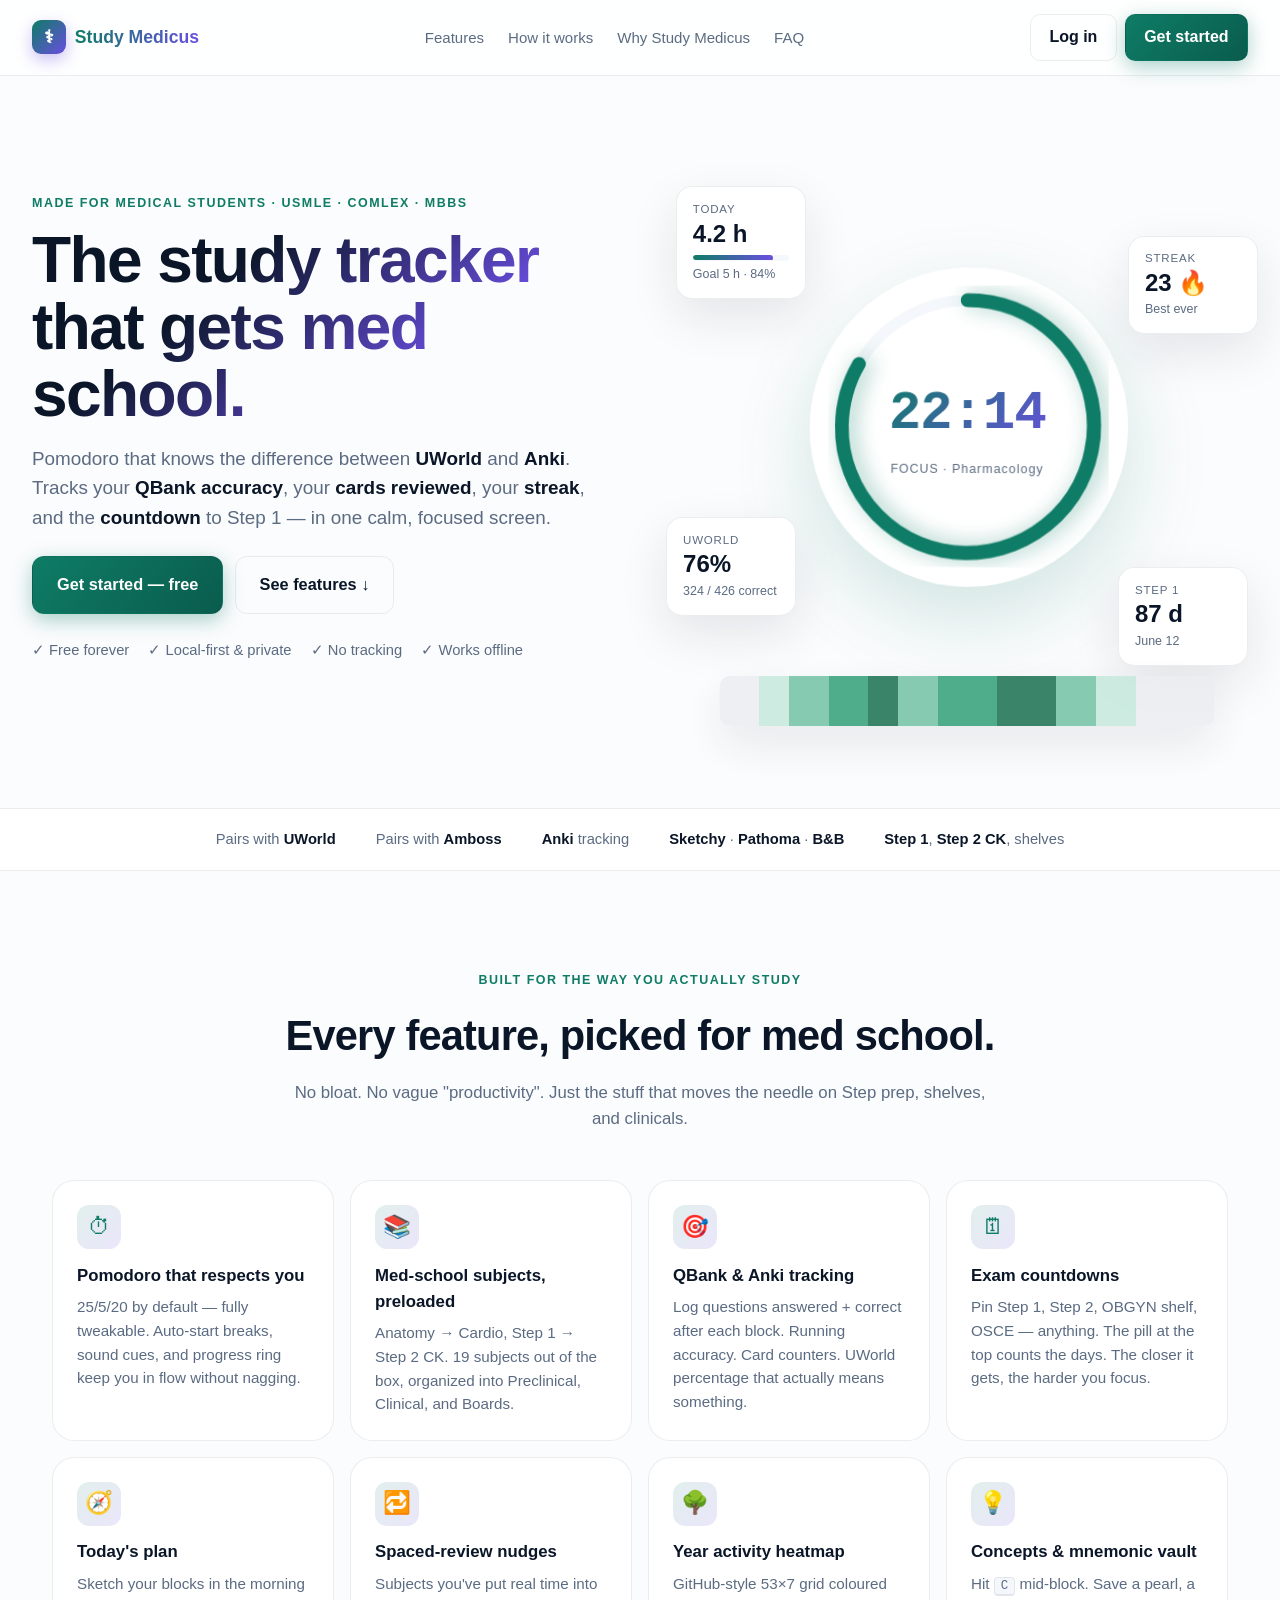
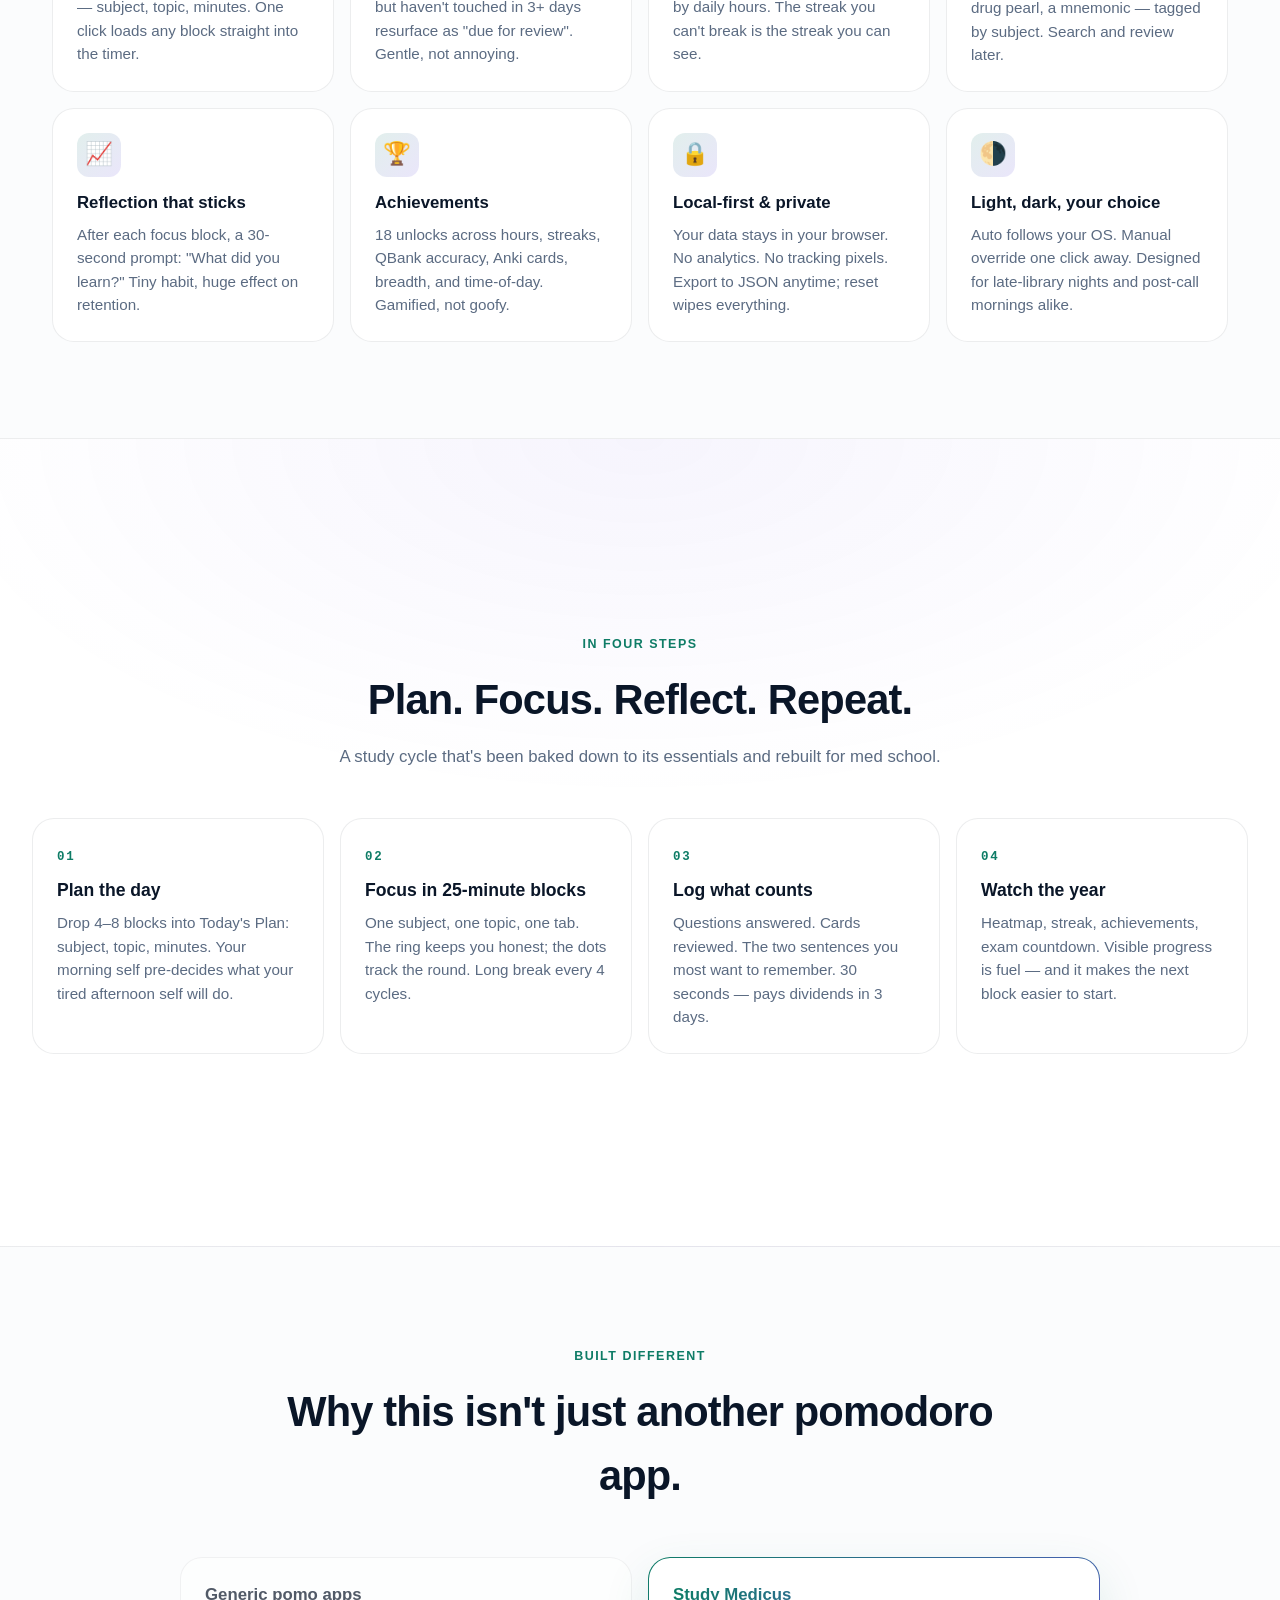
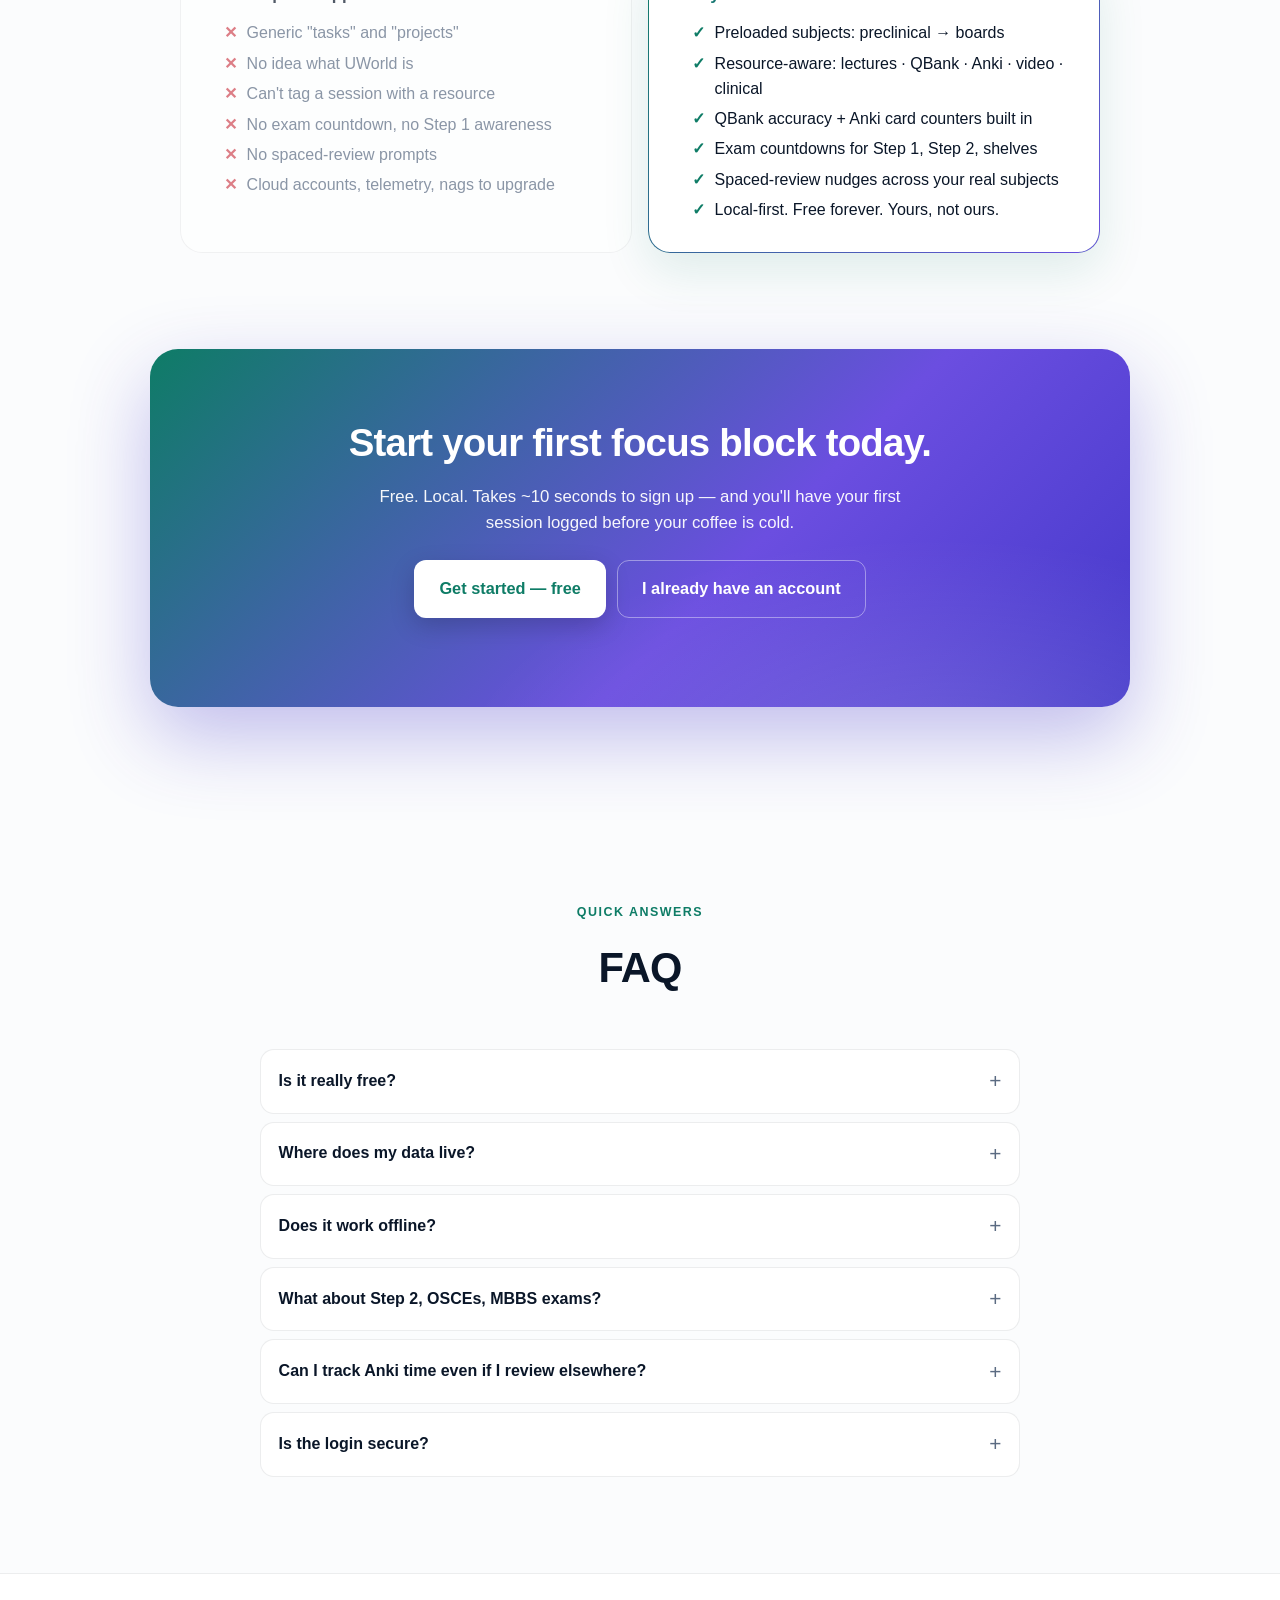
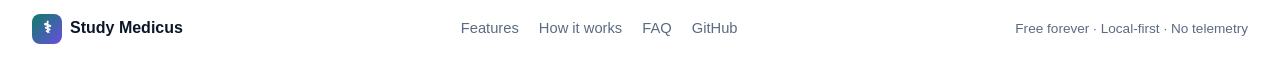
<file: index.html>
<!DOCTYPE html>
<html lang="en">
<head>
  <meta charset="UTF-8" />
  <meta name="viewport" content="width=device-width, initial-scale=1.0" />
  <title>Study Medicus — The study tracker built for medical students</title>
  <meta name="description" content="Pomodoro timer + QBank &amp; Anki tracker + spaced repetition + year heatmap + exam countdowns. Built for medical students. Free, local-first, private." />
  <link rel="stylesheet" href="landing.css" />
  <link rel="icon" href="data:image/svg+xml,%3Csvg xmlns='http://www.w3.org/2000/svg' viewBox='0 0 100 100'%3E%3Ctext y='.9em' font-size='90'%3E%E2%9A%95%EF%B8%8F%3C/text%3E%3C/svg%3E" />
</head>
<body>

  <!-- Sticky nav -->
  <nav class="nav">
    <a href="#top" class="brand">
      <span class="logo">⚕</span>
      <span class="brand-name">Study Medicus</span>
    </a>
    <div class="nav-links">
      <a href="#features">Features</a>
      <a href="#how">How it works</a>
      <a href="#why">Why Study Medicus</a>
      <a href="#faq">FAQ</a>
    </div>
    <div class="nav-cta">
      <button class="btn btn-ghost" data-auth="open" data-tab="login">Log in</button>
      <button class="btn btn-primary" data-auth="open" data-tab="signup">Get started</button>
    </div>
  </nav>

  <!-- Hero -->
  <header class="hero" id="top">
    <div class="hero-bg" aria-hidden="true">
      <div class="blob blob-a"></div>
      <div class="blob blob-b"></div>
      <div class="blob blob-c"></div>
    </div>

    <div class="hero-inner">
      <div class="hero-copy">
        <span class="eyebrow">Made for medical students · USMLE · COMLEX · MBBS</span>
        <h1>The study tracker<br/>that gets med school.</h1>
        <p class="lede">
          Pomodoro that knows the difference between <strong>UWorld</strong> and
          <strong>Anki</strong>. Tracks your <strong>QBank accuracy</strong>, your
          <strong>cards reviewed</strong>, your <strong>streak</strong>, and the
          <strong>countdown</strong> to Step&nbsp;1 — in one calm, focused screen.
        </p>

        <div id="welcomeBack" class="welcome-back" hidden>
          Welcome back, <strong data-name></strong> — your sessions are waiting.
        </div>

        <div class="cta-row">
          <button class="btn btn-primary btn-lg" data-auth="open" data-tab="signup">Get started — free</button>
          <a href="#features" class="btn btn-ghost btn-lg">See features ↓</a>
        </div>

        <ul class="trust-list">
          <li>✓ Free forever</li>
          <li>✓ Local-first &amp; private</li>
          <li>✓ No tracking</li>
          <li>✓ Works offline</li>
        </ul>
      </div>

      <!-- Stylized app preview (pure CSS) -->
      <div class="hero-art" aria-hidden="true">
        <div class="art-ring">
          <svg viewBox="0 0 200 200">
            <circle cx="100" cy="100" r="90" class="ring-bg" />
            <circle cx="100" cy="100" r="90" class="ring-fg" />
          </svg>
          <div class="art-time">
            <div class="t">22:14</div>
            <div class="l">FOCUS · Pharmacology</div>
          </div>
        </div>
        <div class="art-card art-card-1">
          <div class="ac-label">Today</div>
          <div class="ac-value">4.2 h</div>
          <div class="ac-bar"><span style="width:84%"></span></div>
          <div class="ac-sub">Goal 5 h · 84%</div>
        </div>
        <div class="art-card art-card-2">
          <div class="ac-label">Streak</div>
          <div class="ac-value">23 🔥</div>
          <div class="ac-sub">Best ever</div>
        </div>
        <div class="art-card art-card-3">
          <div class="ac-label">UWorld</div>
          <div class="ac-value">76%</div>
          <div class="ac-sub">324 / 426 correct</div>
        </div>
        <div class="art-card art-card-4">
          <div class="ac-label">Step 1</div>
          <div class="ac-value">87 d</div>
          <div class="ac-sub">June 12</div>
        </div>
        <div class="art-heatmap" aria-hidden="true"></div>
      </div>
    </div>
  </header>

  <!-- Logo strip / value bar -->
  <section class="strip">
    <div class="strip-inner">
      <span class="strip-item">Pairs with <strong>UWorld</strong></span>
      <span class="strip-item">Pairs with <strong>Amboss</strong></span>
      <span class="strip-item"><strong>Anki</strong> tracking</span>
      <span class="strip-item"><strong>Sketchy</strong> · <strong>Pathoma</strong> · <strong>B&amp;B</strong></span>
      <span class="strip-item"><strong>Step 1</strong>, <strong>Step 2 CK</strong>, shelves</span>
    </div>
  </section>

  <!-- Features -->
  <section class="section" id="features">
    <div class="section-head">
      <span class="eyebrow">Built for the way you actually study</span>
      <h2>Every feature, picked for med school.</h2>
      <p class="section-sub">No bloat. No vague "productivity". Just the stuff that moves the needle on Step prep, shelves, and clinicals.</p>
    </div>

    <div class="features-grid">
      <article class="feature">
        <div class="f-icon">⏱</div>
        <h3>Pomodoro that respects you</h3>
        <p>25/5/20 by default — fully tweakable. Auto-start breaks, sound cues, and progress ring keep you in flow without nagging.</p>
      </article>
      <article class="feature">
        <div class="f-icon">📚</div>
        <h3>Med-school subjects, preloaded</h3>
        <p>Anatomy → Cardio, Step 1 → Step 2 CK. 19 subjects out of the box, organized into Preclinical, Clinical, and Boards.</p>
      </article>
      <article class="feature">
        <div class="f-icon">🎯</div>
        <h3>QBank &amp; Anki tracking</h3>
        <p>Log questions answered + correct after each block. Running accuracy. Card counters. UWorld percentage that actually means something.</p>
      </article>
      <article class="feature">
        <div class="f-icon">🗓</div>
        <h3>Exam countdowns</h3>
        <p>Pin Step 1, Step 2, OBGYN shelf, OSCE — anything. The pill at the top counts the days. The closer it gets, the harder you focus.</p>
      </article>
      <article class="feature">
        <div class="f-icon">🧭</div>
        <h3>Today's plan</h3>
        <p>Sketch your blocks in the morning — subject, topic, minutes. One click loads any block straight into the timer.</p>
      </article>
      <article class="feature">
        <div class="f-icon">🔁</div>
        <h3>Spaced-review nudges</h3>
        <p>Subjects you've put real time into but haven't touched in 3+ days resurface as "due for review". Gentle, not annoying.</p>
      </article>
      <article class="feature">
        <div class="f-icon">🌳</div>
        <h3>Year activity heatmap</h3>
        <p>GitHub-style 53×7 grid coloured by daily hours. The streak you can't break is the streak you can see.</p>
      </article>
      <article class="feature">
        <div class="f-icon">💡</div>
        <h3>Concepts &amp; mnemonic vault</h3>
        <p>Hit <kbd>C</kbd> mid-block. Save a pearl, a drug pearl, a mnemonic — tagged by subject. Search and review later.</p>
      </article>
      <article class="feature">
        <div class="f-icon">📈</div>
        <h3>Reflection that sticks</h3>
        <p>After each focus block, a 30-second prompt: "What did you learn?" Tiny habit, huge effect on retention.</p>
      </article>
      <article class="feature">
        <div class="f-icon">🏆</div>
        <h3>Achievements</h3>
        <p>18 unlocks across hours, streaks, QBank accuracy, Anki cards, breadth, and time-of-day. Gamified, not goofy.</p>
      </article>
      <article class="feature">
        <div class="f-icon">🔒</div>
        <h3>Local-first &amp; private</h3>
        <p>Your data stays in your browser. No analytics. No tracking pixels. Export to JSON anytime; reset wipes everything.</p>
      </article>
      <article class="feature">
        <div class="f-icon">🌗</div>
        <h3>Light, dark, your choice</h3>
        <p>Auto follows your OS. Manual override one click away. Designed for late-library nights and post-call mornings alike.</p>
      </article>
    </div>
  </section>

  <!-- How it works -->
  <section class="section section-alt" id="how">
    <div class="section-head">
      <span class="eyebrow">In four steps</span>
      <h2>Plan. Focus. Reflect. Repeat.</h2>
      <p class="section-sub">A study cycle that's been baked down to its essentials and rebuilt for med school.</p>
    </div>

    <ol class="steps">
      <li class="step">
        <span class="step-num">01</span>
        <h3>Plan the day</h3>
        <p>Drop 4–8 blocks into Today's Plan: subject, topic, minutes. Your morning self pre-decides what your tired afternoon self will do.</p>
      </li>
      <li class="step">
        <span class="step-num">02</span>
        <h3>Focus in 25-minute blocks</h3>
        <p>One subject, one topic, one tab. The ring keeps you honest; the dots track the round. Long break every 4 cycles.</p>
      </li>
      <li class="step">
        <span class="step-num">03</span>
        <h3>Log what counts</h3>
        <p>Questions answered. Cards reviewed. The two sentences you most want to remember. 30 seconds — pays dividends in 3 days.</p>
      </li>
      <li class="step">
        <span class="step-num">04</span>
        <h3>Watch the year</h3>
        <p>Heatmap, streak, achievements, exam countdown. Visible progress is fuel — and it makes the next block easier to start.</p>
      </li>
    </ol>
  </section>

  <!-- Why Study Medicus (vs generic pomo) -->
  <section class="section" id="why">
    <div class="section-head">
      <span class="eyebrow">Built different</span>
      <h2>Why this isn't just another pomodoro app.</h2>
    </div>
    <div class="vs-grid">
      <div class="vs-col vs-them">
        <h3>Generic pomo apps</h3>
        <ul>
          <li>Generic "tasks" and "projects"</li>
          <li>No idea what UWorld is</li>
          <li>Can't tag a session with a resource</li>
          <li>No exam countdown, no Step 1 awareness</li>
          <li>No spaced-review prompts</li>
          <li>Cloud accounts, telemetry, nags to upgrade</li>
        </ul>
      </div>
      <div class="vs-col vs-us">
        <h3>Study Medicus</h3>
        <ul>
          <li>Preloaded subjects: preclinical → boards</li>
          <li>Resource-aware: lectures · QBank · Anki · video · clinical</li>
          <li>QBank accuracy + Anki card counters built in</li>
          <li>Exam countdowns for Step 1, Step 2, shelves</li>
          <li>Spaced-review nudges across your real subjects</li>
          <li>Local-first. Free forever. Yours, not ours.</li>
        </ul>
      </div>
    </div>
  </section>

  <!-- Big CTA -->
  <section class="section section-cta">
    <div class="cta-card">
      <h2>Start your first focus block today.</h2>
      <p>Free. Local. Takes ~10 seconds to sign up — and you'll have your first session logged before your coffee is cold.</p>
      <div class="cta-row">
        <button class="btn btn-primary btn-lg" data-auth="open" data-tab="signup">Get started — free</button>
        <button class="btn btn-ghost btn-lg" data-auth="open" data-tab="login">I already have an account</button>
      </div>
    </div>
  </section>

  <!-- FAQ -->
  <section class="section" id="faq">
    <div class="section-head">
      <span class="eyebrow">Quick answers</span>
      <h2>FAQ</h2>
    </div>
    <div class="faq-list">
      <details>
        <summary>Is it really free?</summary>
        <p>Yes. No ads, no tiers, no upgrade nags. You sign up so the app remembers who you are; eventually a backend will sync across devices, but the core will stay free.</p>
      </details>
      <details>
        <summary>Where does my data live?</summary>
        <p>In your browser's <code>localStorage</code>. Nothing leaves your machine. You can export to JSON for backups and import on another browser.</p>
      </details>
      <details>
        <summary>Does it work offline?</summary>
        <p>Once the page is loaded, yes — the entire app runs on the client. No network needed.</p>
      </details>
      <details>
        <summary>What about Step 2, OSCEs, MBBS exams?</summary>
        <p>The exam countdown is generic — name and date. Add as many as you like. Subjects can be customized too.</p>
      </details>
      <details>
        <summary>Can I track Anki time even if I review elsewhere?</summary>
        <p>Yes — start a focus block, set the resource to "Anki", and at the end log how many cards you reviewed. Running totals appear in your stats.</p>
      </details>
      <details>
        <summary>Is the login secure?</summary>
        <p>Right now the auth is local-only — passwords are hashed with SHA-256 and stored in your browser. It exists so the app feels real and so a future backend can drop in cleanly. <strong>Don't reuse a password you care about.</strong></p>
      </details>
    </div>
  </section>

  <!-- Footer -->
  <footer class="footer">
    <div class="footer-inner">
      <div class="footer-brand">
        <span class="logo">⚕</span>
        <span>Study Medicus</span>
      </div>
      <div class="footer-links">
        <a href="#features">Features</a>
        <a href="#how">How it works</a>
        <a href="#faq">FAQ</a>
        <a href="https://github.com/sherifgit06/studyapp0101" target="_blank" rel="noopener">GitHub</a>
      </div>
      <div class="footer-meta">
        Free forever · Local-first · No telemetry
      </div>
    </div>
  </footer>

  <!-- Auth modal -->
  <div class="auth-modal" id="authModal" hidden>
    <div class="auth-card" role="dialog" aria-modal="true" aria-labelledby="authTitle">
      <button class="auth-close" data-close-auth aria-label="Close">✕</button>
      <div class="auth-head">
        <span class="logo">⚕</span>
        <h2 id="authTitle">Welcome to Study Medicus</h2>
        <p>Local-only beta — your account stays in this browser.</p>
      </div>

      <div class="auth-tabs">
        <button id="tabSignup" class="auth-tab active">Sign up</button>
        <button id="tabLogin"  class="auth-tab">Log in</button>
      </div>

      <form id="signupForm" class="auth-form" novalidate>
        <label class="field">
          <span>Name</span>
          <input id="signupName" type="text" autocomplete="name" placeholder="Sarah Patel" required maxlength="40" />
        </label>
        <label class="field">
          <span>Email</span>
          <input id="signupEmail" type="email" autocomplete="email" placeholder="you@school.edu" required />
        </label>
        <label class="field">
          <span>Password</span>
          <input id="signupPassword" type="password" autocomplete="new-password" placeholder="6+ characters" required minlength="6" />
        </label>
        <p class="auth-error" id="signupError"></p>
        <button type="submit" class="btn btn-primary btn-block">Create account &amp; start studying →</button>
      </form>

      <form id="loginForm" class="auth-form" novalidate hidden>
        <label class="field">
          <span>Email</span>
          <input id="loginEmail" type="email" autocomplete="email" placeholder="you@school.edu" required />
        </label>
        <label class="field">
          <span>Password</span>
          <input id="loginPassword" type="password" autocomplete="current-password" placeholder="Your password" required />
        </label>
        <p class="auth-error" id="loginError"></p>
        <button type="submit" class="btn btn-primary btn-block">Log in</button>
      </form>

      <p class="auth-fine">By continuing, you agree that this is a local beta with no cloud sync (yet).</p>
    </div>
  </div>

  <script src="auth.js"></script>
</body>
</html>
</file>
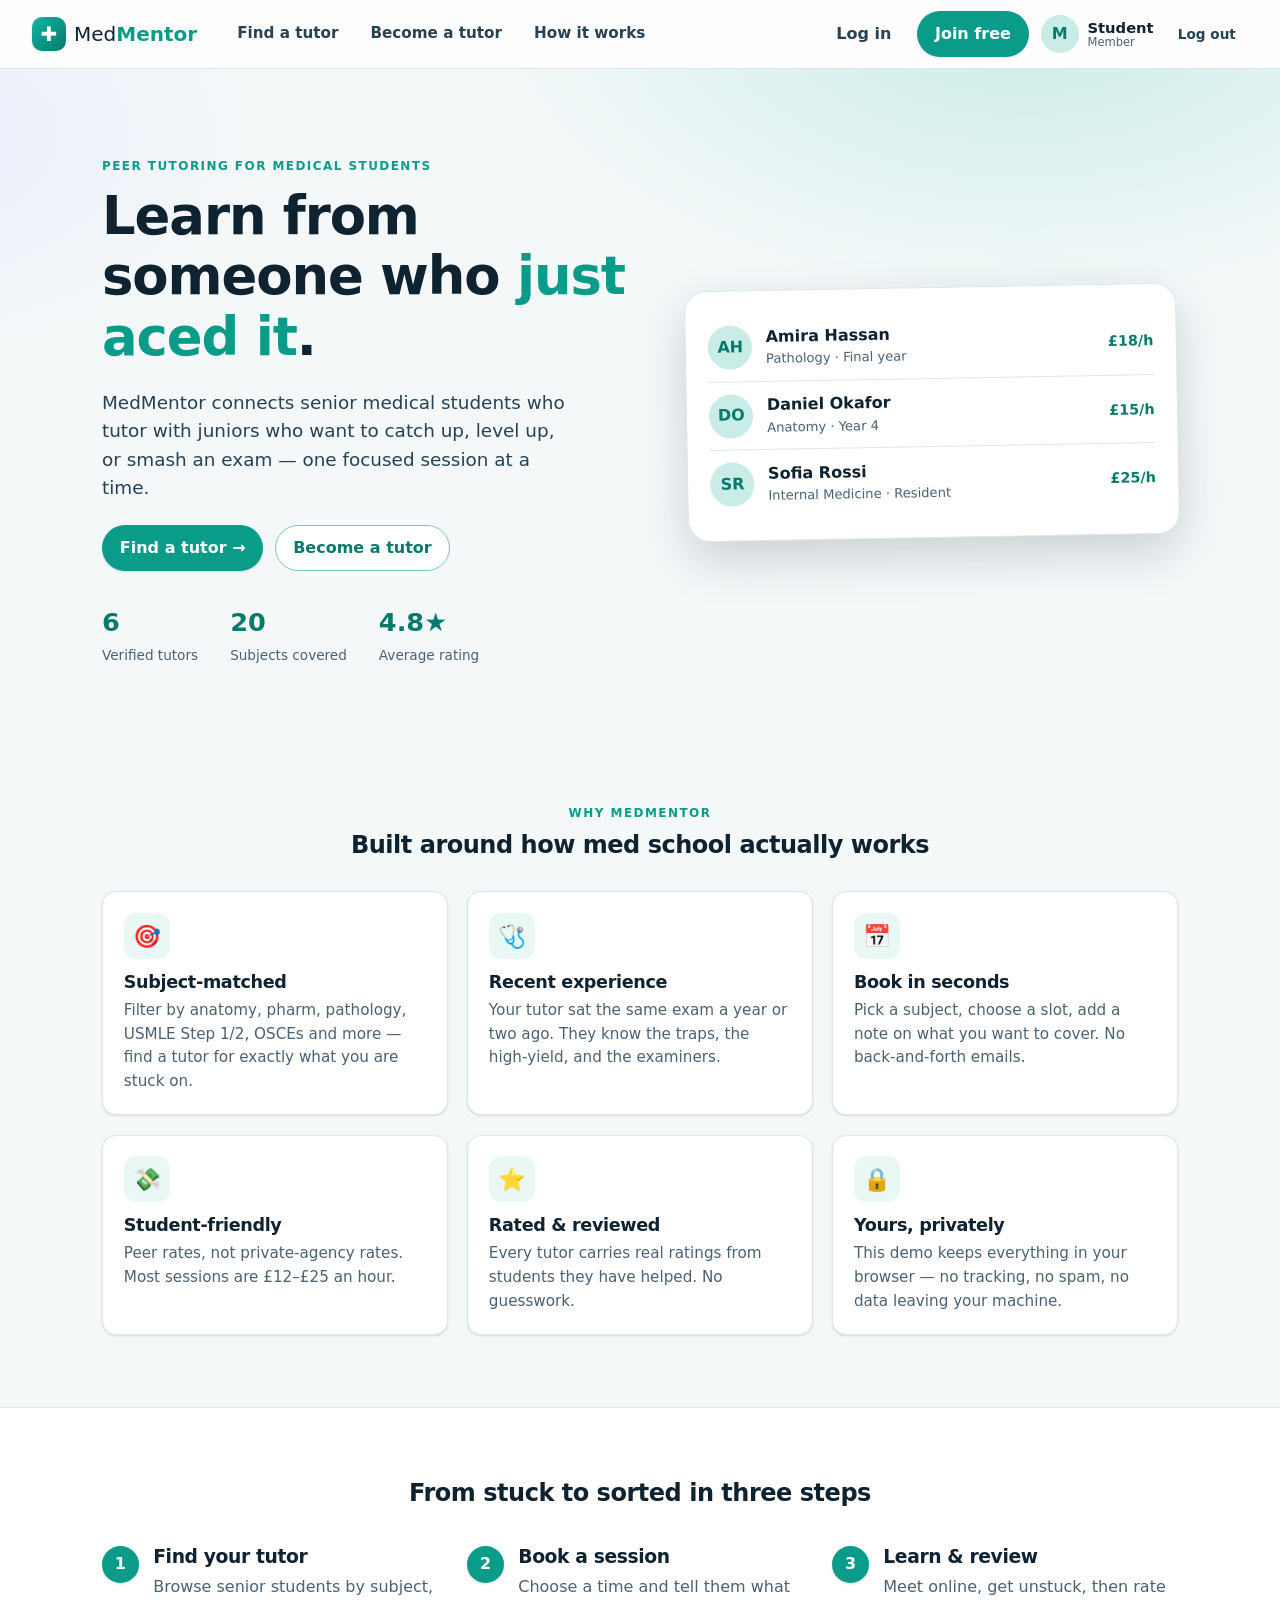
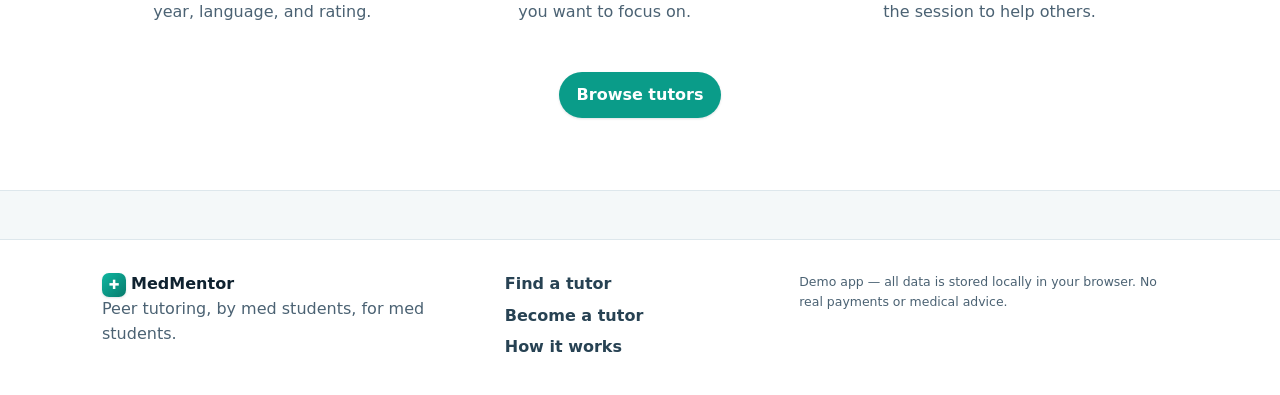
<file: tutoring/index.html>
<!DOCTYPE html>
<html lang="en">
<head>
  <meta charset="UTF-8" />
  <meta name="viewport" content="width=device-width, initial-scale=1.0" />
  <title>MedMentor — Peer tutoring for medical students</title>
  <meta name="description" content="MedMentor connects senior medical students who tutor with juniors who want to learn. Browse tutors by subject, book a session, and learn from someone who just aced it." />
  <link rel="stylesheet" href="styles.css" />
  <link rel="preconnect" href="https://fonts.googleapis.com" />
</head>
<body>
  <!-- ============ HEADER ============ -->
  <header class="topbar">
    <a class="brand" href="#/" data-link>
      <span class="brand-mark" aria-hidden="true">✚</span>
      <span class="brand-name">Med<strong>Mentor</strong></span>
    </a>

    <nav class="topnav" id="topnav">
      <a href="#/tutors" data-link>Find a tutor</a>
      <a href="#/become" data-link>Become a tutor</a>
      <a href="#/how" data-link>How it works</a>
    </nav>

    <div class="topbar-actions">
      <button class="btn btn-ghost" id="loginBtn" data-auth="open" data-tab="login">Log in</button>
      <button class="btn btn-primary" id="signupBtn" data-auth="open" data-tab="signup">Join free</button>
      <div class="user-pill" id="userPill" hidden>
        <a href="#/dashboard" data-link class="user-pill-link">
          <span class="avatar" id="userAvatar">M</span>
          <span class="user-pill-meta">
            <span class="user-name" id="userName">Student</span>
            <span class="user-role" id="userRole">member</span>
          </span>
        </a>
        <button class="btn btn-ghost btn-sm" id="logoutBtn">Log out</button>
      </div>
    </div>
  </header>

  <!-- ============ APP ROOT (views render here) ============ -->
  <main id="app"></main>

  <!-- ============ FOOTER ============ -->
  <footer class="site-footer">
    <div class="footer-inner">
      <div>
        <span class="brand-mark small" aria-hidden="true">✚</span>
        <strong>MedMentor</strong>
        <p class="muted">Peer tutoring, by med students, for med students.</p>
      </div>
      <nav>
        <a href="#/tutors" data-link>Find a tutor</a>
        <a href="#/become" data-link>Become a tutor</a>
        <a href="#/how" data-link>How it works</a>
      </nav>
      <p class="muted tiny">Demo app — all data is stored locally in your browser. No real payments or medical advice.</p>
    </div>
  </footer>

  <!-- ============ AUTH MODAL ============ -->
  <div class="modal" id="authModal" hidden>
    <div class="modal-card" role="dialog" aria-modal="true" aria-labelledby="authTitle">
      <button class="modal-close" data-close-auth aria-label="Close">×</button>
      <div class="auth-tabs">
        <button class="auth-tab active" id="tabSignup">Sign up</button>
        <button class="auth-tab" id="tabLogin">Log in</button>
      </div>

      <form class="auth-form" id="signupForm">
        <h2 id="authTitle">Create your account</h2>
        <label>I am a…
          <div class="role-toggle" id="roleToggle">
            <label class="role-opt selected">
              <input type="radio" name="role" value="student" checked />
              <span><strong>Student</strong><small>I want tutoring</small></span>
            </label>
            <label class="role-opt">
              <input type="radio" name="role" value="tutor" />
              <span><strong>Tutor</strong><small>I want to teach</small></span>
            </label>
          </div>
        </label>
        <label>Full name
          <input id="signupName" type="text" autocomplete="name" placeholder="Jordan Lee" />
        </label>
        <label>Email
          <input id="signupEmail" type="email" autocomplete="email" placeholder="you@med.school" />
        </label>
        <label>Password
          <input id="signupPassword" type="password" autocomplete="new-password" placeholder="At least 6 characters" />
        </label>
        <p class="form-error" id="signupError" role="alert"></p>
        <button class="btn btn-primary btn-block" type="submit">Create account</button>
        <p class="fine">Local demo — don't reuse a real password.</p>
      </form>

      <form class="auth-form" id="loginForm" hidden>
        <h2>Welcome back</h2>
        <label>Email
          <input id="loginEmail" type="email" autocomplete="email" placeholder="you@med.school" />
        </label>
        <label>Password
          <input id="loginPassword" type="password" autocomplete="current-password" placeholder="Your password" />
        </label>
        <p class="form-error" id="loginError" role="alert"></p>
        <button class="btn btn-primary btn-block" type="submit">Log in</button>
      </form>
    </div>
  </div>

  <!-- ============ TOAST ============ -->
  <div class="toast" id="toast" hidden></div>

  <script src="auth.js"></script>
  <script src="app.js"></script>
</body>
</html>
</file>
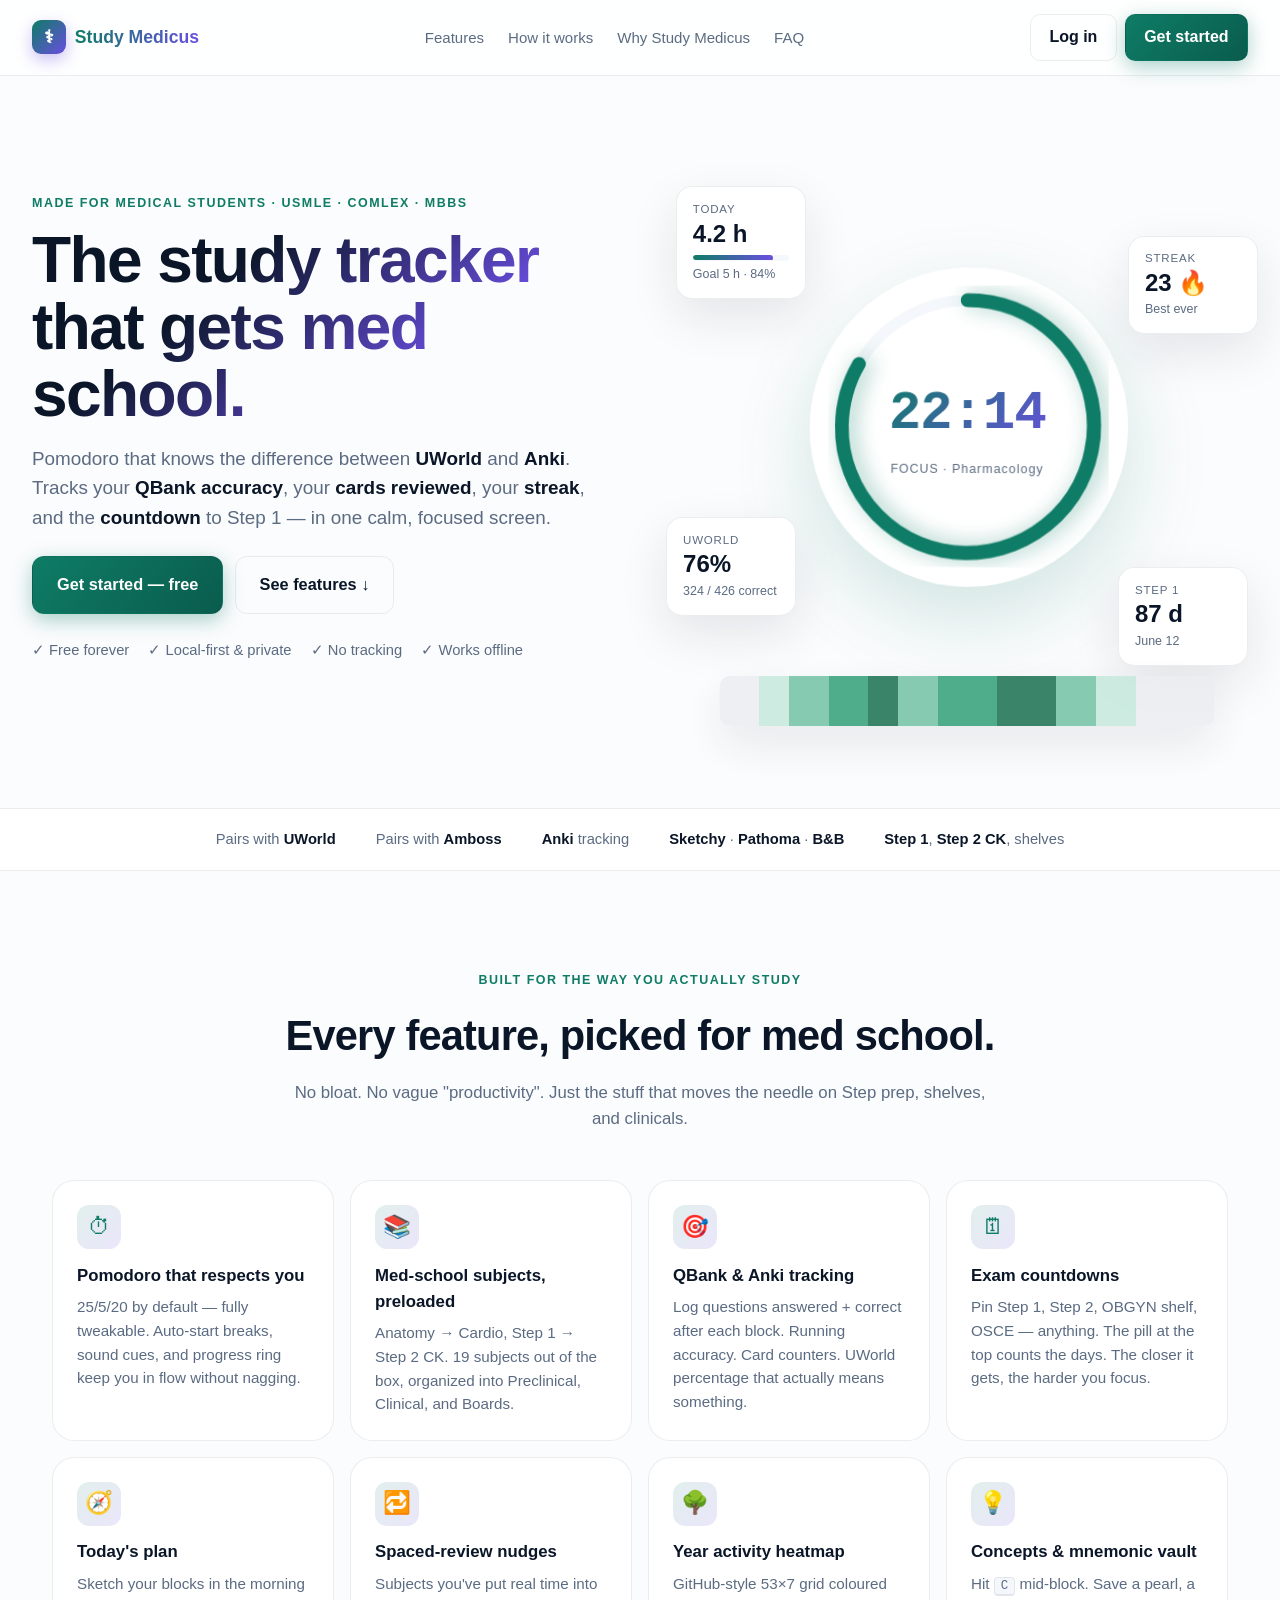
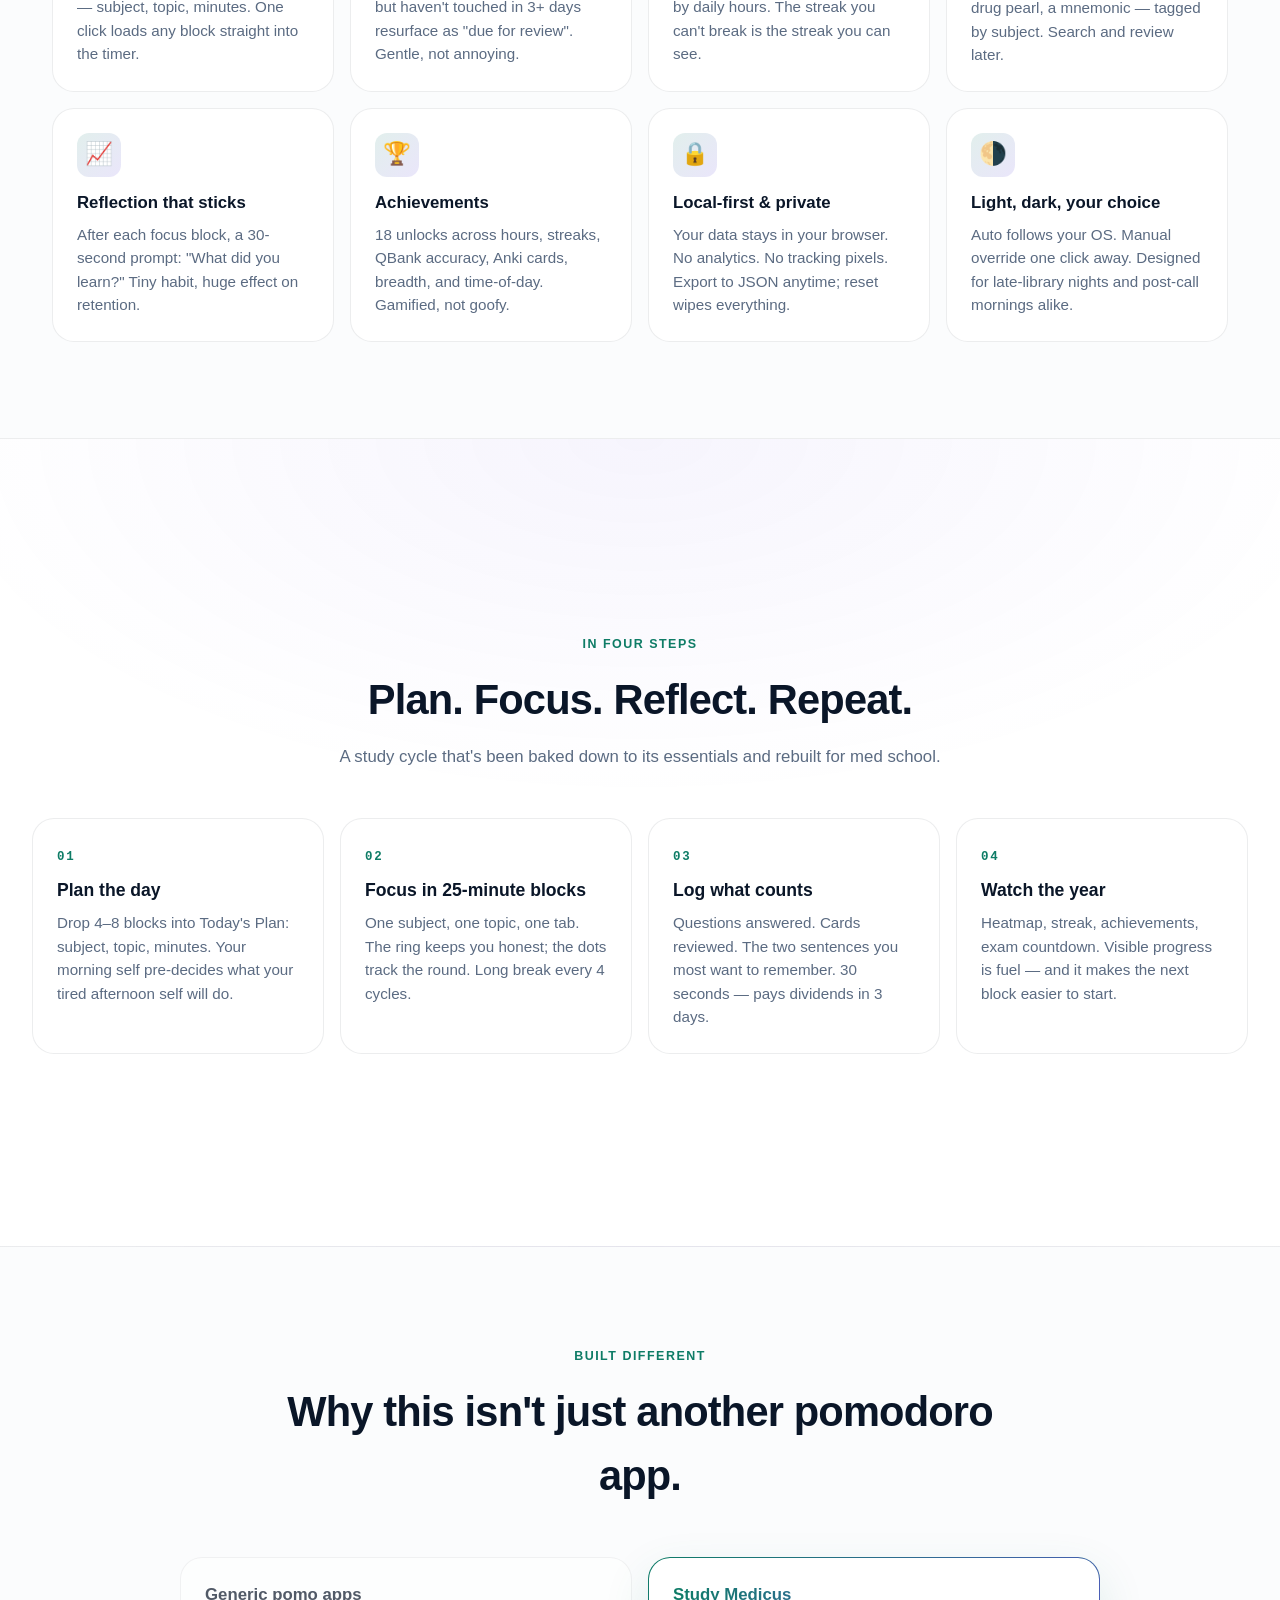
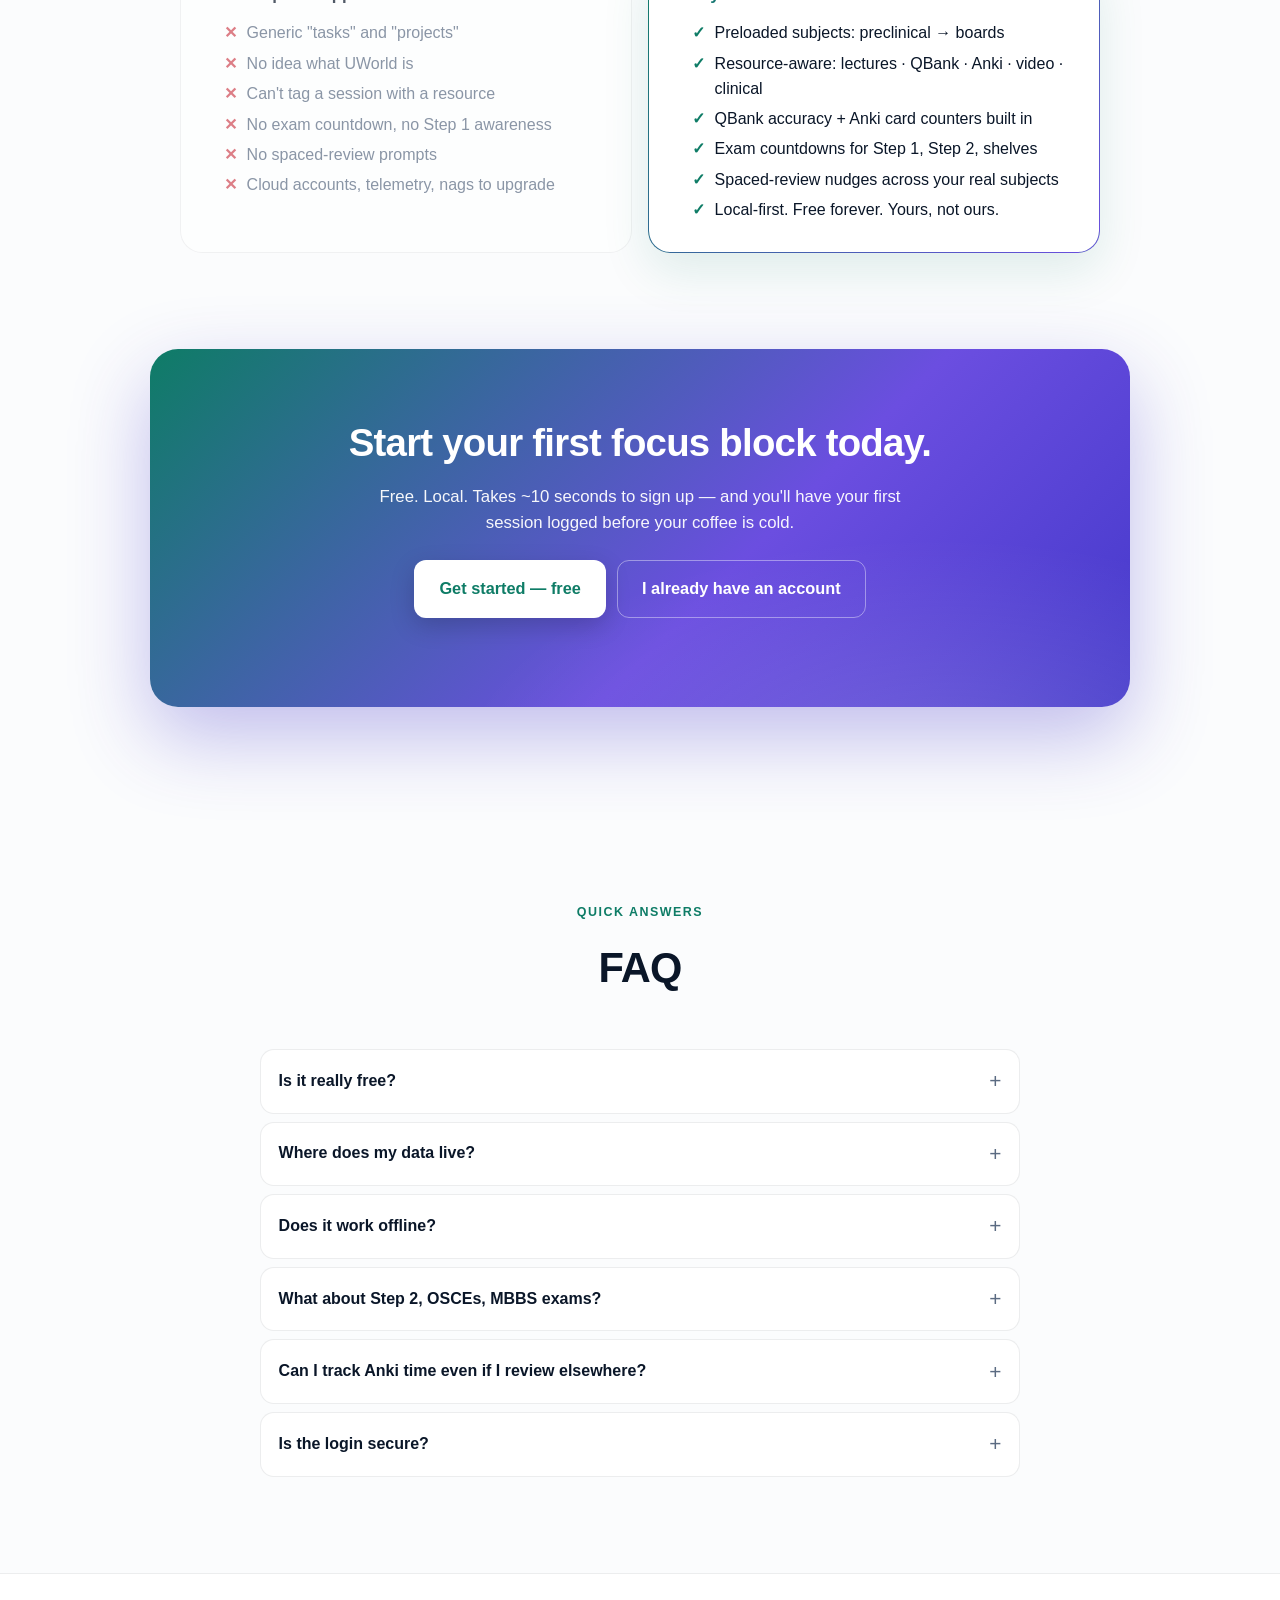
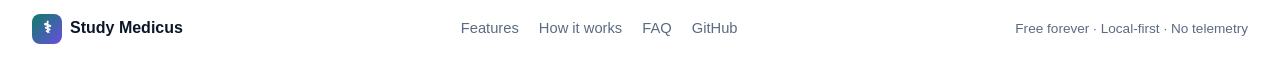
<file: app.html>
<!DOCTYPE html>
<html lang="en">
<head>
  <meta charset="UTF-8" />
  <meta name="viewport" content="width=device-width, initial-scale=1.0" />
  <title>Study Medicus — Study Tracker for Medical Students</title>
  <link rel="stylesheet" href="styles.css" />
  <link rel="icon" href="data:image/svg+xml,%3Csvg xmlns='http://www.w3.org/2000/svg' viewBox='0 0 100 100'%3E%3Ctext y='.9em' font-size='90'%3E%E2%9A%95%EF%B8%8F%3C/text%3E%3C/svg%3E" />
</head>
<body data-theme="auto">

  <!-- Exam countdown banner -->
  <div class="exam-banner" id="examBanner" hidden></div>

  <header class="topbar">
    <div class="brand">
      <span class="logo" aria-hidden="true">⚕</span>
      <div>
        <h1>Study Medicus</h1>
        <p class="tagline">Pomodoro study tracker for medical students</p>
      </div>
    </div>
    <div class="topstats">
      <div class="stat">
        <span class="stat-value" id="todayHours">0.0</span>
        <span class="stat-label">hrs today</span>
      </div>
      <div class="stat">
        <span class="stat-value" id="weekHours">0.0</span>
        <span class="stat-label">hrs this week</span>
      </div>
      <div class="stat">
        <span class="stat-value" id="streakDays">0</span>
        <span class="stat-label">streak 🔥</span>
      </div>
      <button id="themeBtn" class="icon-btn" title="Toggle theme" aria-label="Toggle theme">🌗</button>
      <button id="statsBtn" class="icon-btn" title="All-time stats" aria-label="Stats">📊</button>
      <button id="conceptsBtn" class="icon-btn" title="Concepts vault" aria-label="Concepts">💡</button>
      <button id="settingsBtn" class="icon-btn" title="Settings" aria-label="Settings">⚙</button>
      <div class="user-pill" id="userPill" hidden>
        <span class="user-avatar" id="userAvatar">S</span>
        <span class="user-name" id="userName">Student</span>
        <button id="logoutBtn" class="link-btn" title="Sign out">sign out</button>
      </div>
    </div>
  </header>

  <main class="layout">

    <section class="left-col">

      <section class="timer-card" aria-label="Pomodoro timer">
        <div class="mode-tabs" role="tablist">
          <button class="mode-tab active" data-mode="focus" role="tab">Focus</button>
          <button class="mode-tab" data-mode="short" role="tab">Short break</button>
          <button class="mode-tab" data-mode="long" role="tab">Long break</button>
        </div>

        <div class="timer-ring" aria-live="polite">
          <svg viewBox="0 0 200 200" class="ring-svg">
            <circle cx="100" cy="100" r="90" class="ring-bg" />
            <circle cx="100" cy="100" r="90" class="ring-fg" id="ringProgress" />
          </svg>
          <div class="timer-display">
            <div class="time" id="timeDisplay">25:00</div>
            <div class="mode-label" id="modeLabel">Focus</div>
          </div>
        </div>

        <div class="session-controls">
          <label class="field">
            <span>Subject</span>
            <select id="subjectSelect"></select>
          </label>
          <label class="field">
            <span>Topic / chapter (optional)</span>
            <input type="text" id="topicInput" placeholder="e.g. Cardiac cycle, Loop diuretics" maxlength="100" />
          </label>
          <label class="field">
            <span>Resource</span>
            <select id="resourceSelect">
              <option value="lectures">Lectures / notes</option>
              <option value="textbook">Textbook</option>
              <option value="qbank">Question bank (UWorld / Amboss)</option>
              <option value="anki">Anki / flashcards</option>
              <option value="video">Video (B&amp;B, Sketchy, Pathoma)</option>
              <option value="clinical">Clinical / wards</option>
              <option value="other">Other</option>
            </select>
          </label>
        </div>

        <div class="controls">
          <button id="startBtn" class="btn primary">Start</button>
          <button id="pauseBtn" class="btn" disabled>Pause</button>
          <button id="resetBtn" class="btn ghost">Reset</button>
          <button id="skipBtn" class="btn ghost">Skip</button>
          <button id="captureBtn" class="btn ghost" title="Capture a concept or mnemonic">💡 Capture</button>
        </div>

        <div class="cycle-row">
          <span>Cycle <strong id="cycleCount">1</strong> / <span id="cyclesUntilLong">4</span></span>
          <span class="dots" id="cycleDots" aria-hidden="true"></span>
        </div>
      </section>

      <section class="card plan-card">
        <div class="card-head">
          <h2>Today's plan</h2>
          <button id="addPlanBtn" class="link-btn">+ add block</button>
        </div>
        <ul id="planList" class="plan-list"></ul>
        <form id="addPlanForm" class="plan-form" hidden>
          <select id="planSubject"></select>
          <input id="planTopic" type="text" placeholder="Topic (optional)" maxlength="60" />
          <input id="planMin" type="number" min="5" max="240" step="5" value="25" />
          <button type="submit" class="btn small primary">Add</button>
          <button type="button" id="cancelPlanBtn" class="btn small ghost">Cancel</button>
        </form>
      </section>

      <section class="card review-card" id="spacedReviewCard" hidden>
        <div class="card-head">
          <h2>📚 Due for review</h2>
        </div>
        <ul id="reviewList" class="review-list"></ul>
      </section>

    </section>

    <aside class="side">

      <section class="card">
        <div class="card-head">
          <h2>Today's sessions</h2>
          <button id="clearTodayBtn" class="link-btn" title="Clear today">clear</button>
        </div>
        <ul id="todayList" class="session-list"><li class="empty">No sessions yet — start your first focus block.</li></ul>
      </section>

      <section class="card">
        <h2>Daily goal</h2>
        <div class="goal-wrap">
          <div class="goal-bar"><div class="goal-fill" id="goalFill"></div></div>
          <div class="goal-text"><span id="goalText">0.0 / 4.0 hrs</span></div>
        </div>
      </section>

      <section class="card">
        <h2>Weekly study (hours)</h2>
        <div class="bars" id="weekBars" aria-label="weekly study chart"></div>
      </section>

      <section class="card">
        <h2>Subject breakdown (7 days)</h2>
        <ul id="subjectBreakdown" class="breakdown"></ul>
      </section>

      <section class="card tip">
        <h2>💡 Med-school tip</h2>
        <p id="tipText"></p>
        <button id="newTipBtn" class="link-btn">another tip</button>
      </section>

    </aside>

    <!-- Full-width heatmap -->
    <section class="card heatmap-card">
      <div class="card-head">
        <h2>Year activity</h2>
        <span id="heatmapTotal" class="muted-small"></span>
      </div>
      <div class="heatmap-wrap">
        <div class="heatmap-day-labels">
          <span></span><span>Mon</span><span></span><span>Wed</span><span></span><span>Fri</span><span></span>
        </div>
        <div class="heatmap" id="heatmap"></div>
      </div>
      <div class="heatmap-legend">
        <span>Less</span>
        <span class="hm-cell" data-level="0"></span>
        <span class="hm-cell" data-level="1"></span>
        <span class="hm-cell" data-level="2"></span>
        <span class="hm-cell" data-level="3"></span>
        <span class="hm-cell" data-level="4"></span>
        <span>More</span>
      </div>
    </section>

  </main>

  <!-- Floating quick-capture button -->
  <button id="fabCapture" class="fab" title="Quick capture concept (C)">💡</button>

  <!-- Settings modal -->
  <div class="modal-backdrop" id="settingsModal" hidden>
    <div class="modal" role="dialog" aria-labelledby="settingsTitle" aria-modal="true">
      <div class="modal-head">
        <h2 id="settingsTitle">Settings</h2>
        <button class="icon-btn" data-close="settingsModal" aria-label="Close">✕</button>
      </div>
      <div class="modal-body">
        <h3>Timer durations (minutes)</h3>
        <div class="grid3">
          <label class="field"><span>Focus</span><input type="number" id="focusMin" min="1" max="180" /></label>
          <label class="field"><span>Short break</span><input type="number" id="shortMin" min="1" max="60" /></label>
          <label class="field"><span>Long break</span><input type="number" id="longMin" min="1" max="120" /></label>
        </div>
        <div class="grid2">
          <label class="field"><span>Cycles before long break</span><input type="number" id="cyclesPerLong" min="2" max="10" /></label>
          <label class="field"><span>Daily goal (hours)</span><input type="number" id="dailyGoal" min="0.5" max="16" step="0.5" /></label>
        </div>

        <h3>Behaviour</h3>
        <label class="check"><input type="checkbox" id="autoStartBreaks" /> Auto-start breaks after focus</label>
        <label class="check"><input type="checkbox" id="autoStartFocus" /> Auto-start next focus after break</label>
        <label class="check"><input type="checkbox" id="reflectPrompt" /> Prompt for a reflection after each focus block</label>
        <label class="check"><input type="checkbox" id="soundOn" /> Sound notification at end of each block</label>
        <label class="check"><input type="checkbox" id="notifyOn" /> Browser notification at end of each block</label>

        <h3>Theme</h3>
        <div class="row">
          <label class="check"><input type="radio" name="theme" value="auto" /> Auto (OS)</label>
          <label class="check"><input type="radio" name="theme" value="light" /> Light</label>
          <label class="check"><input type="radio" name="theme" value="dark" /> Dark</label>
        </div>

        <h3>Exams</h3>
        <ul id="examList" class="chip-list"></ul>
        <form id="addExamForm" class="row">
          <input type="text" id="examName" placeholder="Exam name (e.g. USMLE Step 1)" maxlength="40" required />
          <input type="date" id="examDate" required />
          <button type="submit" class="btn small primary">Add exam</button>
        </form>

        <h3>Custom subject</h3>
        <div class="row">
          <input type="text" id="newSubjectInput" placeholder="Add subject (e.g. Neurology, Step 2 CK)" maxlength="40" />
          <button id="addSubjectBtn" class="btn small">Add</button>
        </div>
        <ul id="customSubjectList" class="chip-list"></ul>

        <h3>Data</h3>
        <div class="row">
          <button id="exportBtn" class="btn small">Export JSON</button>
          <button id="importBtn" class="btn small">Import JSON</button>
          <input type="file" id="importFile" accept="application/json" hidden />
          <button id="resetAllBtn" class="btn small danger">Reset all data</button>
        </div>
      </div>
    </div>
  </div>

  <!-- Stats modal -->
  <div class="modal-backdrop" id="statsModal" hidden>
    <div class="modal modal-wide" role="dialog" aria-modal="true">
      <div class="modal-head">
        <h2>All-time stats</h2>
        <button class="icon-btn" data-close="statsModal" aria-label="Close">✕</button>
      </div>
      <div class="modal-body" id="statsBody"></div>
    </div>
  </div>

  <!-- Concepts vault modal -->
  <div class="modal-backdrop" id="conceptsModal" hidden>
    <div class="modal modal-wide" role="dialog" aria-modal="true">
      <div class="modal-head">
        <h2>Concepts &amp; mnemonics</h2>
        <button class="icon-btn" data-close="conceptsModal" aria-label="Close">✕</button>
      </div>
      <div class="modal-body">
        <form id="conceptForm" class="concept-form">
          <select id="conceptSubject"></select>
          <input id="conceptTitle" type="text" placeholder="Title (optional)" maxlength="80" />
          <textarea id="conceptText" placeholder="Mnemonic, fact, or concept… (Markdown-ish allowed)" rows="3" required></textarea>
          <button type="submit" class="btn primary">Save</button>
        </form>
        <div class="row">
          <input id="conceptSearch" type="search" placeholder="Search concepts…" />
          <select id="conceptFilterSubject">
            <option value="">All subjects</option>
          </select>
        </div>
        <ul id="conceptList" class="concept-list"></ul>
      </div>
    </div>
  </div>

  <!-- Session-end / reflection modal -->
  <div class="modal-backdrop" id="reflectModal" hidden>
    <div class="modal" role="dialog" aria-modal="true">
      <div class="modal-head">
        <h2>Block complete · log it</h2>
        <button class="icon-btn" data-close="reflectModal" aria-label="Skip">✕</button>
      </div>
      <div class="modal-body">
        <p class="reflect-summary" id="reflectSummary"></p>
        <div id="reflectQbank" class="grid2" hidden>
          <label class="field"><span>Questions answered</span><input type="number" id="reflectQNum" min="0" max="500" /></label>
          <label class="field"><span>Correct</span><input type="number" id="reflectQCorrect" min="0" max="500" /></label>
        </div>
        <div id="reflectAnki" class="field" hidden>
          <span>Cards reviewed</span><input type="number" id="reflectAnkiCards" min="0" max="2000" />
        </div>
        <label class="field">
          <span>What did you learn? (3 sentences max)</span>
          <textarea id="reflectNote" rows="3" placeholder="Top 1–3 things you want to remember"></textarea>
        </label>
        <div class="controls">
          <button id="reflectSaveBtn" class="btn primary">Save</button>
          <button id="reflectSkipBtn" class="btn ghost">Skip</button>
        </div>
      </div>
    </div>
  </div>

  <!-- Toast container -->
  <div class="toasts" id="toasts" aria-live="polite"></div>

  <audio id="dingAudio" preload="auto"></audio>
  <script src="auth.js"></script>
  <script src="app.js"></script>
</body>
</html>
</file>
<file: landing.css>
/* Study Medicus landing page — premium med-school-grade UI. */

:root {
  --bg: #fbfcfd;
  --surface: #ffffff;
  --surface-2: #f4f7fb;
  --text: #0a1628;
  --muted: #5b6b82;
  --border: rgba(15, 27, 45, 0.08);
  --primary: #0e7c66;
  --primary-2: #0a5c4d;
  --accent: #d04a55;
  --purple: #6b4ee0;
  --indigo: #4338ca;
  --shadow-sm: 0 4px 14px rgba(15, 27, 45, 0.06);
  --shadow-md: 0 18px 48px rgba(15, 27, 45, 0.10);
  --shadow-lg: 0 30px 80px rgba(14, 124, 102, 0.18);
  --radius: 14px;
  --radius-lg: 22px;
}

* { box-sizing: border-box; }
html { scroll-behavior: smooth; }
html, body {
  margin: 0; padding: 0;
  background: var(--bg);
  color: var(--text);
  font-family: -apple-system, BlinkMacSystemFont, "Segoe UI", "Inter", Roboto, "Helvetica Neue", Arial, sans-serif;
  font-size: 16px;
  line-height: 1.55;
  -webkit-font-smoothing: antialiased;
  -moz-osx-font-smoothing: grayscale;
}
img, svg { display: block; max-width: 100%; }
a { color: inherit; text-decoration: none; }
kbd {
  background: var(--surface-2);
  border: 1px solid var(--border);
  border-bottom-width: 2px;
  padding: 1px 6px;
  font-family: ui-monospace, "SF Mono", Menlo, monospace;
  font-size: 0.82em;
  border-radius: 4px;
}
code {
  background: var(--surface-2);
  padding: 0.05em 0.35em;
  border-radius: 4px;
  font-size: 0.92em;
}

/* ---------- Buttons ---------- */
.btn {
  display: inline-flex; align-items: center; justify-content: center;
  gap: 0.5rem;
  padding: 0.65rem 1.15rem;
  border: 1px solid transparent;
  border-radius: 10px;
  font: inherit; font-weight: 600;
  cursor: pointer;
  transition: transform 0.08s ease, background 0.15s ease, box-shadow 0.2s ease, color 0.15s ease;
  text-decoration: none;
}
.btn:active { transform: translateY(1px); }
.btn-lg { padding: 0.95rem 1.5rem; font-size: 1.02rem; border-radius: 12px; }
.btn-block { width: 100%; padding: 0.85rem 1rem; }

.btn-primary {
  background: linear-gradient(135deg, var(--primary), var(--primary-2));
  color: #fff;
  box-shadow: 0 6px 20px rgba(14, 124, 102, 0.35);
}
.btn-primary:hover { box-shadow: 0 8px 28px rgba(14, 124, 102, 0.5); transform: translateY(-1px); }

.btn-ghost {
  background: transparent;
  color: var(--text);
  border-color: var(--border);
}
.btn-ghost:hover { background: var(--surface-2); }

.eyebrow {
  display: inline-block;
  font-size: 0.78rem;
  letter-spacing: 0.12em;
  text-transform: uppercase;
  color: var(--primary);
  font-weight: 700;
  margin-bottom: 0.6rem;
}

/* ---------- Nav ---------- */
.nav {
  position: sticky; top: 0; z-index: 30;
  display: flex; align-items: center; justify-content: space-between;
  padding: 0.85rem 2rem;
  background: rgba(255, 255, 255, 0.78);
  backdrop-filter: saturate(140%) blur(14px);
  -webkit-backdrop-filter: saturate(140%) blur(14px);
  border-bottom: 1px solid var(--border);
}
.brand {
  display: inline-flex; align-items: center; gap: 0.55rem;
  font-weight: 700; font-size: 1.1rem;
}
.brand .logo {
  width: 34px; height: 34px;
  display: grid; place-items: center;
  background: linear-gradient(135deg, var(--primary), var(--purple));
  color: #fff; border-radius: 9px; font-size: 1.1rem;
  box-shadow: 0 6px 16px rgba(107, 78, 224, 0.35);
}
.brand-name {
  background: linear-gradient(90deg, var(--primary), var(--purple));
  -webkit-background-clip: text; background-clip: text; color: transparent;
}
.nav-links { display: flex; gap: 1.5rem; font-size: 0.94rem; color: var(--muted); }
.nav-links a:hover { color: var(--text); }
.nav-cta { display: flex; gap: 0.5rem; }

@media (max-width: 760px) {
  .nav-links { display: none; }
  .nav { padding: 0.75rem 1rem; }
}

/* ---------- Hero ---------- */
.hero {
  position: relative;
  padding: 5rem 2rem 7rem;
  overflow: hidden;
}
.hero-bg {
  position: absolute; inset: 0;
  z-index: -1;
  background:
    radial-gradient(1200px 600px at 75% -10%, rgba(107, 78, 224, 0.18), transparent 60%),
    radial-gradient(900px 500px at 5% 30%,  rgba(14, 124, 102, 0.15), transparent 60%),
    radial-gradient(800px 600px at 60% 90%, rgba(208, 74, 85, 0.10), transparent 60%);
}
.blob {
  position: absolute;
  filter: blur(60px);
  opacity: 0.55;
  border-radius: 50%;
  animation: float 14s ease-in-out infinite;
}
.blob-a { width: 380px; height: 380px; left: -80px; top: 100px; background: #6b4ee0; }
.blob-b { width: 340px; height: 340px; right: 5%; top: -60px; background: #0e7c66; animation-delay: -4s; }
.blob-c { width: 280px; height: 280px; left: 30%; bottom: -120px; background: #d04a55; opacity: 0.35; animation-delay: -8s; }

@keyframes float {
  0%, 100% { transform: translateY(0) translateX(0); }
  50%      { transform: translateY(-26px) translateX(14px); }
}

.hero-inner {
  max-width: 1240px;
  margin: 0 auto;
  display: grid;
  grid-template-columns: 1.05fr 1fr;
  gap: 4rem;
  align-items: center;
}
@media (max-width: 980px) {
  .hero { padding: 3rem 1.25rem 5rem; }
  .hero-inner { grid-template-columns: 1fr; gap: 3rem; }
}

.hero-copy h1 {
  margin: 0.25rem 0 1rem;
  font-size: clamp(2.4rem, 5.5vw, 4rem);
  font-weight: 800;
  line-height: 1.05;
  letter-spacing: -0.025em;
  background: linear-gradient(140deg, var(--text) 0%, var(--text) 30%, var(--purple) 70%, var(--primary) 100%);
  -webkit-background-clip: text; background-clip: text; color: transparent;
}
.lede {
  font-size: clamp(1.05rem, 1.6vw, 1.18rem);
  color: var(--muted);
  max-width: 580px;
  margin: 0 0 1.5rem;
}
.lede strong { color: var(--text); font-weight: 700; }

.welcome-back {
  background: linear-gradient(90deg, rgba(14, 124, 102, 0.12), rgba(107, 78, 224, 0.12));
  border: 1px solid rgba(14, 124, 102, 0.3);
  border-radius: 10px;
  padding: 0.6rem 0.9rem;
  font-size: 0.95rem;
  margin-bottom: 1rem;
  color: var(--text);
}
.welcome-back strong { color: var(--primary); }

.cta-row { display: flex; flex-wrap: wrap; gap: 0.7rem; margin-bottom: 1.6rem; }

.trust-list {
  list-style: none; padding: 0; margin: 0;
  display: flex; flex-wrap: wrap;
  gap: 0.4rem 1.2rem;
  color: var(--muted);
  font-size: 0.92rem;
}
.trust-list li::before { content: ''; }

/* ---------- Hero art (CSS-only stylized app preview) ---------- */
.hero-art {
  position: relative;
  height: 540px;
  perspective: 1400px;
}
@media (max-width: 980px) { .hero-art { height: 420px; max-width: 520px; margin: 0 auto; } }

.art-ring {
  position: absolute;
  width: 320px; height: 320px;
  left: 50%; top: 50%;
  transform: translate(-50%, -50%) rotateY(-6deg) rotateX(4deg);
  background: var(--surface);
  border-radius: 50%;
  box-shadow:
    var(--shadow-lg),
    inset 0 1px 0 rgba(255, 255, 255, 0.8);
  display: grid; place-items: center;
}
.art-ring svg { width: 88%; height: 88%; transform: rotate(-90deg); }
.art-ring .ring-bg { fill: none; stroke: var(--surface-2); stroke-width: 8; }
.art-ring .ring-fg {
  fill: none; stroke: url(#hero-grad);
  stroke: var(--primary);
  stroke-width: 10;
  stroke-linecap: round;
  stroke-dasharray: 565.48;
  stroke-dashoffset: 95;
  filter: drop-shadow(0 4px 8px rgba(14, 124, 102, 0.4));
  animation: ring-pulse 4s ease-in-out infinite;
}
@keyframes ring-pulse {
  0%, 100% { stroke-dashoffset: 95;  }
  50%      { stroke-dashoffset: 75;  }
}
.art-time {
  position: absolute; inset: 0;
  display: flex; flex-direction: column; align-items: center; justify-content: center;
  pointer-events: none;
}
.art-time .t {
  font-family: ui-monospace, "SF Mono", Menlo, monospace;
  font-size: 3.4rem; font-weight: 800; letter-spacing: -0.02em;
  background: linear-gradient(135deg, var(--primary), var(--purple));
  -webkit-background-clip: text; background-clip: text; color: transparent;
}
.art-time .l { color: var(--muted); font-size: 0.78rem; letter-spacing: 0.08em; margin-top: 0.25rem; }

.art-card {
  position: absolute;
  background: var(--surface);
  border: 1px solid var(--border);
  border-radius: 16px;
  padding: 0.85rem 1rem;
  box-shadow: var(--shadow-md);
  min-width: 130px;
  animation: float-y 6s ease-in-out infinite;
}
.art-card .ac-label { color: var(--muted); font-size: 0.72rem; text-transform: uppercase; letter-spacing: 0.07em; }
.art-card .ac-value { font-size: 1.5rem; font-weight: 800; margin-top: 0.1rem; line-height: 1.1; }
.art-card .ac-sub   { color: var(--muted); font-size: 0.78rem; margin-top: 0.25rem; }
.art-card .ac-bar   { width: 100%; height: 6px; background: var(--surface-2); border-radius: 4px; margin-top: 0.5rem; overflow: hidden; }
.art-card .ac-bar > span { display: block; height: 100%; background: linear-gradient(90deg, var(--primary), var(--purple)); border-radius: 4px; }

.art-card-1 { left: -10px;   top: 30px;   animation-delay: -1s; }
.art-card-2 { right: -10px;  top: 80px;   animation-delay: -3s; }
.art-card-3 { left: -20px;   bottom: 80px; animation-delay: -2s; }
.art-card-4 { right: 0;      bottom: 30px; animation-delay: -4s; }

@keyframes float-y {
  0%, 100% { transform: translateY(0); }
  50%      { transform: translateY(-10px); }
}

.art-heatmap {
  position: absolute;
  bottom: -30px;
  left: 50%;
  transform: translateX(-50%);
  width: 88%;
  height: 50px;
  background:
    linear-gradient(90deg,
      #ebedf0 0%, #ebedf0 8%,
      #c4e8db 8%, #c4e8db 14%,
      #6ec3a3 14%, #6ec3a3 22%,
      #2da077 22%, #2da077 30%,
      #14704f 30%, #14704f 36%,
      #6ec3a3 36%, #6ec3a3 44%,
      #2da077 44%, #2da077 56%,
      #14704f 56%, #14704f 68%,
      #6ec3a3 68%, #6ec3a3 76%,
      #c4e8db 76%, #c4e8db 84%,
      #ebedf0 84%, #ebedf0 100%);
  border-radius: 10px;
  box-shadow: var(--shadow-md);
  opacity: 0.85;
  filter: saturate(0.95);
}
@media (max-width: 980px) { .art-heatmap { display: none; } }

/* ---------- Logo strip ---------- */
.strip {
  background: var(--surface);
  border-top: 1px solid var(--border);
  border-bottom: 1px solid var(--border);
}
.strip-inner {
  max-width: 1240px;
  margin: 0 auto;
  padding: 1.2rem 2rem;
  display: flex; flex-wrap: wrap; gap: 1rem 2.5rem;
  align-items: center; justify-content: center;
  color: var(--muted);
  font-size: 0.92rem;
}
.strip-item strong { color: var(--text); font-weight: 700; }

/* ---------- Sections ---------- */
.section {
  max-width: 1240px;
  margin: 0 auto;
  padding: 6rem 2rem;
}
@media (max-width: 760px) { .section { padding: 4rem 1.25rem; } }
.section-alt {
  max-width: none;
  background:
    radial-gradient(1200px 600px at 50% 0%, rgba(107, 78, 224, 0.06), transparent 60%),
    var(--surface);
  border-top: 1px solid var(--border);
  border-bottom: 1px solid var(--border);
}
.section-alt > * { max-width: 1240px; margin-left: auto; margin-right: auto; padding: 0 2rem; }
.section-alt .section-head { padding-top: 6rem; }
.section-alt .steps { padding-bottom: 6rem; }
@media (max-width: 760px) {
  .section-alt > * { padding: 0 1.25rem; }
  .section-alt .section-head { padding-top: 4rem; }
  .section-alt .steps { padding-bottom: 4rem; }
}

.section-head {
  text-align: center;
  max-width: 720px;
  margin: 0 auto 3rem;
}
.section-head h2 {
  font-size: clamp(1.8rem, 3.5vw, 2.6rem);
  margin: 0.25rem 0 0.75rem;
  letter-spacing: -0.02em;
  font-weight: 800;
}
.section-sub { color: var(--muted); font-size: 1.05rem; margin: 0; }

/* ---------- Features grid ---------- */
.features-grid {
  display: grid;
  grid-template-columns: repeat(auto-fit, minmax(260px, 1fr));
  gap: 1rem;
}
.feature {
  background: var(--surface);
  border: 1px solid var(--border);
  border-radius: var(--radius-lg);
  padding: 1.5rem;
  position: relative;
  overflow: hidden;
  transition: transform 0.2s ease, box-shadow 0.2s ease, border-color 0.2s ease;
}
.feature::before {
  content: '';
  position: absolute; inset: -1px;
  border-radius: inherit;
  background: linear-gradient(135deg, rgba(14, 124, 102, 0.0), rgba(107, 78, 224, 0.0));
  opacity: 0;
  transition: opacity 0.25s ease;
  pointer-events: none;
  z-index: 0;
}
.feature > * { position: relative; z-index: 1; }
.feature:hover {
  transform: translateY(-4px);
  box-shadow: var(--shadow-md);
  border-color: rgba(14, 124, 102, 0.3);
}
.feature:hover::before { opacity: 0.06; background: linear-gradient(135deg, var(--primary), var(--purple)); }

.f-icon {
  width: 44px; height: 44px;
  display: grid; place-items: center;
  background: linear-gradient(135deg, rgba(14, 124, 102, 0.12), rgba(107, 78, 224, 0.14));
  color: var(--primary);
  border-radius: 12px;
  font-size: 1.4rem;
  margin-bottom: 0.85rem;
}
.feature h3 { margin: 0 0 0.4rem; font-size: 1.05rem; font-weight: 700; }
.feature p { margin: 0; color: var(--muted); font-size: 0.95rem; }

/* ---------- Steps ---------- */
.steps {
  list-style: none;
  padding: 0; margin: 0;
  display: grid;
  grid-template-columns: repeat(auto-fit, minmax(240px, 1fr));
  gap: 1rem;
}
.step {
  background: var(--surface);
  border: 1px solid var(--border);
  border-radius: var(--radius-lg);
  padding: 1.5rem;
  position: relative;
}
.step-num {
  display: inline-block;
  font-family: ui-monospace, "SF Mono", Menlo, monospace;
  font-size: 0.78rem;
  letter-spacing: 0.15em;
  color: var(--primary);
  font-weight: 700;
  margin-bottom: 0.4rem;
}
.step h3 { margin: 0.2rem 0 0.4rem; font-size: 1.1rem; font-weight: 700; }
.step p  { margin: 0; color: var(--muted); font-size: 0.95rem; }

/* ---------- Versus ---------- */
.vs-grid {
  display: grid;
  grid-template-columns: 1fr 1fr;
  gap: 1rem;
  max-width: 920px;
  margin: 0 auto;
}
@media (max-width: 720px) { .vs-grid { grid-template-columns: 1fr; } }
.vs-col {
  background: var(--surface);
  border: 1px solid var(--border);
  border-radius: var(--radius-lg);
  padding: 1.5rem;
}
.vs-col h3 { margin: 0 0 0.85rem; font-size: 1.05rem; font-weight: 700; }
.vs-col ul { margin: 0; padding-left: 1.2rem; color: var(--muted); }
.vs-col ul li { margin: 0.35rem 0; }
.vs-them { opacity: 0.7; }
.vs-them li { list-style: none; padding-left: 1.4rem; position: relative; }
.vs-them li::before { content: '✕'; position: absolute; left: 0; color: var(--accent); font-weight: 700; }
.vs-us {
  border-color: rgba(14, 124, 102, 0.4);
  box-shadow: 0 18px 48px rgba(14, 124, 102, 0.12);
  position: relative;
}
.vs-us::before {
  content: '';
  position: absolute; inset: -1px;
  border-radius: inherit;
  padding: 1px;
  background: linear-gradient(135deg, var(--primary), var(--purple));
  -webkit-mask: linear-gradient(#000 0 0) content-box, linear-gradient(#000 0 0);
          mask: linear-gradient(#000 0 0) content-box, linear-gradient(#000 0 0);
  -webkit-mask-composite: xor; mask-composite: exclude;
  pointer-events: none;
}
.vs-us h3 {
  background: linear-gradient(90deg, var(--primary), var(--purple));
  -webkit-background-clip: text; background-clip: text; color: transparent;
}
.vs-us li { list-style: none; padding-left: 1.4rem; position: relative; color: var(--text); }
.vs-us li::before { content: '✓'; position: absolute; left: 0; color: var(--primary); font-weight: 800; }

/* ---------- Big CTA card ---------- */
.section-cta { padding-top: 0; }
.cta-card {
  max-width: 980px;
  margin: 0 auto;
  text-align: center;
  background: linear-gradient(135deg, var(--primary), var(--purple) 60%, var(--indigo));
  color: #fff;
  border-radius: 28px;
  padding: 4rem 2rem;
  box-shadow: 0 30px 80px rgba(67, 56, 202, 0.32);
  position: relative; overflow: hidden;
}
.cta-card::after {
  content: '';
  position: absolute; inset: 0;
  background: radial-gradient(800px 400px at 80% 120%, rgba(255, 255, 255, 0.18), transparent 60%);
  pointer-events: none;
}
.cta-card h2 {
  font-size: clamp(1.7rem, 3.5vw, 2.4rem);
  margin: 0 0 0.7rem;
  font-weight: 800;
  letter-spacing: -0.02em;
}
.cta-card p { margin: 0 auto 1.5rem; max-width: 560px; opacity: 0.95; font-size: 1.05rem; }
.cta-card .cta-row { justify-content: center; }
.cta-card .btn-primary {
  background: #fff; color: var(--primary);
  box-shadow: 0 8px 24px rgba(0, 0, 0, 0.18);
}
.cta-card .btn-primary:hover { background: #fff; color: var(--primary-2); transform: translateY(-1px); }
.cta-card .btn-ghost { color: #fff; border-color: rgba(255, 255, 255, 0.4); }
.cta-card .btn-ghost:hover { background: rgba(255, 255, 255, 0.12); }

/* ---------- FAQ ---------- */
.faq-list { max-width: 760px; margin: 0 auto; display: flex; flex-direction: column; gap: 0.5rem; }
.faq-list details {
  background: var(--surface);
  border: 1px solid var(--border);
  border-radius: 14px;
  padding: 0.95rem 1.1rem;
  transition: box-shadow 0.2s ease;
}
.faq-list details[open] { box-shadow: var(--shadow-sm); }
.faq-list summary {
  font-weight: 600;
  cursor: pointer;
  list-style: none;
  display: flex; justify-content: space-between; align-items: center;
}
.faq-list summary::after {
  content: '+';
  color: var(--muted);
  font-weight: 400;
  font-size: 1.3rem;
  margin-left: 1rem;
  transition: transform 0.2s ease;
}
.faq-list details[open] summary::after { content: '−'; }
.faq-list summary::-webkit-details-marker { display: none; }
.faq-list p { margin: 0.6rem 0 0; color: var(--muted); }
.faq-list code { background: var(--surface-2); }

/* ---------- Footer ---------- */
.footer {
  border-top: 1px solid var(--border);
  background: var(--surface);
  padding: 2.5rem 2rem;
}
.footer-inner {
  max-width: 1240px;
  margin: 0 auto;
  display: flex; flex-wrap: wrap; gap: 1rem 2rem;
  align-items: center; justify-content: space-between;
}
.footer-brand { display: inline-flex; align-items: center; gap: 0.5rem; font-weight: 700; color: var(--text); }
.footer-brand .logo {
  width: 30px; height: 30px;
  background: linear-gradient(135deg, var(--primary), var(--purple));
  display: grid; place-items: center;
  color: #fff; border-radius: 8px; font-size: 1rem;
}
.footer-links { display: flex; gap: 1.25rem; color: var(--muted); font-size: 0.92rem; }
.footer-links a:hover { color: var(--text); }
.footer-meta { color: var(--muted); font-size: 0.85rem; }

/* ---------- Auth modal ---------- */
.auth-modal {
  position: fixed; inset: 0;
  background: rgba(10, 22, 40, 0.55);
  backdrop-filter: blur(8px);
  -webkit-backdrop-filter: blur(8px);
  display: grid; place-items: center;
  z-index: 100;
  padding: 1rem;
  animation: fade-in 0.2s ease;
}
@keyframes fade-in { from { opacity: 0; } to { opacity: 1; } }
.auth-card {
  position: relative;
  width: 100%; max-width: 440px;
  background: var(--surface);
  border-radius: 20px;
  padding: 2rem 1.75rem 1.5rem;
  box-shadow: 0 40px 100px rgba(0, 0, 0, 0.45);
  animation: pop-in 0.25s cubic-bezier(0.2, 0.9, 0.3, 1.1);
}
@keyframes pop-in {
  from { transform: translateY(20px) scale(0.98); opacity: 0; }
  to   { transform: none; opacity: 1; }
}
.auth-close {
  position: absolute; top: 0.6rem; right: 0.6rem;
  background: transparent; border: none; cursor: pointer;
  color: var(--muted); font-size: 1.1rem; padding: 0.4rem 0.6rem; border-radius: 8px;
}
.auth-close:hover { background: var(--surface-2); color: var(--text); }
.auth-head { text-align: center; margin-bottom: 1.25rem; }
.auth-head .logo {
  width: 48px; height: 48px; display: grid; place-items: center; margin: 0 auto 0.6rem;
  background: linear-gradient(135deg, var(--primary), var(--purple));
  color: #fff; border-radius: 14px; font-size: 1.6rem;
  box-shadow: 0 10px 28px rgba(107, 78, 224, 0.4);
}
.auth-head h2 { margin: 0; font-size: 1.4rem; font-weight: 800; letter-spacing: -0.01em; }
.auth-head p { margin: 0.25rem 0 0; color: var(--muted); font-size: 0.88rem; }

.auth-tabs {
  display: grid; grid-template-columns: 1fr 1fr;
  background: var(--surface-2);
  border-radius: 10px;
  padding: 4px;
  margin-bottom: 1.25rem;
}
.auth-tab {
  border: none;
  background: transparent;
  padding: 0.55rem 0.5rem;
  border-radius: 7px;
  cursor: pointer;
  font: inherit; font-weight: 600;
  color: var(--muted);
  transition: background 0.15s ease, color 0.15s ease;
}
.auth-tab.active { background: var(--surface); color: var(--text); box-shadow: var(--shadow-sm); }

.auth-form { display: flex; flex-direction: column; gap: 0.7rem; }
.auth-form .field { display: flex; flex-direction: column; gap: 0.25rem; }
.auth-form .field span {
  font-size: 0.78rem; color: var(--muted);
  text-transform: uppercase; letter-spacing: 0.05em; font-weight: 600;
}
.auth-form input {
  width: 100%;
  padding: 0.7rem 0.85rem;
  border: 1px solid var(--border);
  border-radius: 10px;
  background: var(--surface);
  color: var(--text);
  font: inherit;
  transition: border-color 0.15s ease, box-shadow 0.15s ease;
}
.auth-form input:focus {
  outline: none;
  border-color: var(--primary);
  box-shadow: 0 0 0 3px rgba(14, 124, 102, 0.18);
}
.auth-error {
  margin: 0; min-height: 1.2em;
  color: var(--accent);
  font-size: 0.85rem;
}
.auth-fine {
  margin: 1rem 0 0;
  text-align: center;
  font-size: 0.78rem;
  color: var(--muted);
}

/* ---------- Dark mode ---------- */
@media (prefers-color-scheme: dark) {
  :root {
    --bg: #0c121d;
    --surface: #131b2a;
    --surface-2: #0f1726;
    --text: #e8edf6;
    --muted: #94a3bd;
    --border: rgba(255, 255, 255, 0.08);
    --shadow-sm: 0 4px 14px rgba(0, 0, 0, 0.35);
    --shadow-md: 0 18px 48px rgba(0, 0, 0, 0.45);
    --shadow-lg: 0 30px 80px rgba(14, 124, 102, 0.25);
  }
  .nav { background: rgba(12, 18, 29, 0.78); }
  .hero-copy h1 {
    background: linear-gradient(140deg, #fff 0%, #fff 30%, #b69cff 70%, #4cc7aa 100%);
    -webkit-background-clip: text; background-clip: text; color: transparent;
  }
  .strip { background: var(--surface); }
  .footer { background: var(--surface); }
  .auth-modal { background: rgba(0, 0, 0, 0.6); }
  .auth-form input { background: var(--surface-2); }
  .feature::before { background: linear-gradient(135deg, var(--primary), var(--purple)); }
  .feature:hover::before { opacity: 0.1; }
  .art-ring { background: var(--surface); }
  .art-ring .ring-bg { stroke: rgba(255, 255, 255, 0.08); }
  .vs-them { opacity: 0.55; }
}

[hidden] { display: none !important; }
</file>
<file: tutoring/styles.css>
/* ============================================================
   MedMentor — peer tutoring for medical students
   Standalone static app. Theme: clean clinical teal/indigo.
   ============================================================ */

:root {
  --teal-50:#e9f7f5; --teal-100:#c9ece7; --teal-300:#6fcabc;
  --teal-500:#0fb6a0; --teal-600:#0a9c89; --teal-700:#077a6c;
  --ink-900:#0f2230; --ink-700:#274253; --ink-500:#4b6273;
  --ink-300:#8aa0ad; --line:#dde7ec; --bg:#f4f8f9; --card:#ffffff;
  --amber:#f6a609; --rose:#e0556b; --indigo:#5366d6; --green:#1faa6a;
  --radius:14px; --radius-lg:22px;
  --shadow-sm:0 1px 2px rgba(15,34,48,.06), 0 1px 3px rgba(15,34,48,.08);
  --shadow:0 6px 24px rgba(15,34,48,.10);
  --shadow-lg:0 18px 48px rgba(15,34,48,.18);
  --maxw:1140px;
  --font:'Inter',system-ui,-apple-system,'Segoe UI',Roboto,Helvetica,Arial,sans-serif;
}

* { box-sizing:border-box; }
html { scroll-behavior:smooth; }
body {
  margin:0; font-family:var(--font); color:var(--ink-900);
  background:var(--bg); line-height:1.55; -webkit-font-smoothing:antialiased;
}
h1,h2,h3 { line-height:1.15; margin:0 0 .4em; letter-spacing:-.02em; }
p { margin:0 0 1em; }
a { color:var(--teal-700); text-decoration:none; }
a:hover { text-decoration:underline; }
.muted { color:var(--ink-500); }
.tiny { font-size:.78rem; }
img { max-width:100%; }

/* ---------- Buttons ---------- */
.btn {
  font:inherit; font-weight:600; border:1px solid transparent; cursor:pointer;
  padding:.6rem 1.05rem; border-radius:999px; transition:.15s ease;
  display:inline-flex; align-items:center; gap:.45rem; white-space:nowrap;
}
.btn:focus-visible { outline:3px solid var(--teal-300); outline-offset:2px; }
.btn-primary { background:var(--teal-600); color:#fff; box-shadow:var(--shadow-sm); }
.btn-primary:hover { background:var(--teal-700); text-decoration:none; }
.btn-ghost { background:transparent; color:var(--ink-700); }
.btn-ghost:hover { background:#eef3f5; text-decoration:none; }
.btn-outline { background:#fff; color:var(--teal-700); border-color:var(--teal-300); }
.btn-outline:hover { background:var(--teal-50); text-decoration:none; }
.btn-danger { background:#fff; color:var(--rose); border-color:#f0c2cb; }
.btn-danger:hover { background:#fdeef0; text-decoration:none; }
.btn-sm { padding:.35rem .7rem; font-size:.85rem; }
.btn-block { width:100%; justify-content:center; }
.btn[disabled] { opacity:.5; cursor:not-allowed; }

/* ---------- Top bar ---------- */
.topbar {
  position:sticky; top:0; z-index:40; display:flex; align-items:center;
  gap:1.2rem; padding:.7rem clamp(1rem,4vw,2rem); background:rgba(255,255,255,.85);
  backdrop-filter:blur(10px); border-bottom:1px solid var(--line);
}
.brand { display:flex; align-items:center; gap:.5rem; font-size:1.25rem; color:var(--ink-900); }
.brand:hover { text-decoration:none; }
.brand-name strong { color:var(--teal-600); }
.brand-mark {
  display:inline-grid; place-items:center; width:34px; height:34px; border-radius:10px;
  background:linear-gradient(135deg,var(--teal-500),var(--teal-700)); color:#fff;
  font-weight:700; box-shadow:var(--shadow-sm);
}
.brand-mark.small { width:24px; height:24px; font-size:.8rem; border-radius:7px; }
.topnav { display:flex; gap:.4rem; margin-left:.5rem; flex:1; }
.topnav a {
  color:var(--ink-700); font-weight:600; padding:.5rem .8rem; border-radius:999px; font-size:.95rem;
}
.topnav a:hover { background:#eef3f5; text-decoration:none; }
.topbar-actions { display:flex; align-items:center; gap:.5rem; }
.user-pill { display:flex; align-items:center; gap:.5rem; }
.user-pill-link { display:flex; align-items:center; gap:.55rem; padding:.25rem; border-radius:999px; }
.user-pill-link:hover { background:#eef3f5; text-decoration:none; }
.avatar {
  display:inline-grid; place-items:center; width:38px; height:38px; border-radius:50%;
  background:var(--teal-100); color:var(--teal-700); font-weight:700; flex:none;
}
.user-pill-meta { display:flex; flex-direction:column; line-height:1.1; }
.user-name { font-weight:700; color:var(--ink-900); font-size:.92rem; }
.user-role { font-size:.72rem; color:var(--ink-500); text-transform:capitalize; }

/* ---------- Layout helpers ---------- */
.wrap { max-width:var(--maxw); margin:0 auto; padding:0 clamp(1rem,4vw,2rem); }
.section { padding:clamp(2.5rem,6vw,4.5rem) 0; }
.eyebrow {
  text-transform:uppercase; letter-spacing:.12em; font-size:.75rem; font-weight:700;
  color:var(--teal-600); margin-bottom:.6rem;
}
.grid { display:grid; gap:1.2rem; }
.cols-3 { grid-template-columns:repeat(3,1fr); }
.cols-2 { grid-template-columns:repeat(2,1fr); }
.center { text-align:center; }
.stack > * + * { margin-top:1rem; }

/* ---------- Hero ---------- */
.hero { position:relative; overflow:hidden; padding:clamp(3rem,7vw,5.5rem) 0 clamp(2rem,5vw,4rem); }
.hero::before {
  content:""; position:absolute; inset:0; z-index:-1;
  background:
    radial-gradient(900px 500px at 80% -10%, var(--teal-100), transparent 60%),
    radial-gradient(700px 400px at -10% 10%, #e7ecfb, transparent 55%);
}
.hero-grid { display:grid; grid-template-columns:1.05fr .95fr; gap:2.5rem; align-items:center; }
.hero h1 { font-size:clamp(2.1rem,5vw,3.3rem); }
.hero p.lead { font-size:1.15rem; color:var(--ink-700); max-width:40ch; }
.hero-cta { display:flex; gap:.75rem; flex-wrap:wrap; margin-top:1.4rem; }
.hero-stats { display:flex; gap:2rem; margin-top:2rem; flex-wrap:wrap; }
.hero-stats .stat strong { display:block; font-size:1.6rem; color:var(--teal-700); }
.hero-stats .stat span { font-size:.85rem; color:var(--ink-500); }

.hero-card {
  background:var(--card); border:1px solid var(--line); border-radius:var(--radius-lg);
  box-shadow:var(--shadow-lg); padding:1.4rem; transform:rotate(-1deg);
}
.hero-card .mini-tutor { display:flex; gap:.85rem; align-items:center; padding:.7rem 0; border-bottom:1px solid var(--line); }
.hero-card .mini-tutor:last-child { border-bottom:0; }
.hero-card .mini-tutor .avatar { width:44px; height:44px; }
.hero-card .mini-tutor .mt-body { flex:1; }
.hero-card .mini-tutor .mt-name { font-weight:700; }
.hero-card .mini-tutor .mt-sub { font-size:.82rem; color:var(--ink-500); }
.hero-card .mini-tutor .mt-rate { font-weight:700; color:var(--teal-700); font-size:.9rem; }

/* ---------- Cards ---------- */
.card {
  background:var(--card); border:1px solid var(--line); border-radius:var(--radius);
  box-shadow:var(--shadow-sm); padding:1.3rem;
}
.feature-card .ficon {
  width:46px; height:46px; border-radius:12px; display:grid; place-items:center;
  font-size:1.4rem; background:var(--teal-50); margin-bottom:.8rem;
}
.feature-card h3 { font-size:1.1rem; }
.feature-card p { color:var(--ink-500); margin:0; font-size:.95rem; }

/* ---------- Steps ---------- */
.steps { counter-reset:step; }
.step { position:relative; padding-left:3.2rem; }
.step::before {
  counter-increment:step; content:counter(step); position:absolute; left:0; top:0;
  width:2.3rem; height:2.3rem; border-radius:50%; background:var(--teal-600); color:#fff;
  display:grid; place-items:center; font-weight:700; box-shadow:var(--shadow-sm);
}

/* ---------- Tutor browse ---------- */
.browse-head { display:flex; justify-content:space-between; align-items:flex-end; gap:1rem; flex-wrap:wrap; margin-bottom:1.4rem; }
.filters {
  display:flex; gap:.6rem; flex-wrap:wrap; align-items:center; margin-bottom:1.4rem;
  background:var(--card); border:1px solid var(--line); border-radius:var(--radius); padding:.8rem;
}
.filters input[type="search"], .filters select {
  font:inherit; padding:.55rem .8rem; border:1px solid var(--line); border-radius:10px;
  background:#fff; color:var(--ink-900);
}
.filters input[type="search"] { flex:1; min-width:180px; }
.chip-row { display:flex; gap:.4rem; flex-wrap:wrap; }
.chip {
  font:inherit; font-size:.82rem; padding:.32rem .7rem; border-radius:999px; cursor:pointer;
  border:1px solid var(--line); background:#fff; color:var(--ink-700); font-weight:600;
}
.chip.active { background:var(--teal-600); color:#fff; border-color:var(--teal-600); }
.chip:hover:not(.active) { background:var(--teal-50); }

.tutor-grid { display:grid; grid-template-columns:repeat(auto-fill,minmax(280px,1fr)); gap:1.2rem; }
.tutor-card { display:flex; flex-direction:column; gap:.7rem; cursor:pointer; transition:.15s ease; }
.tutor-card:hover { transform:translateY(-3px); box-shadow:var(--shadow); border-color:var(--teal-300); }
.tutor-card .tc-head { display:flex; gap:.8rem; align-items:center; }
.tutor-card .avatar { width:54px; height:54px; font-size:1.2rem; }
.tutor-card .tc-name { font-weight:700; font-size:1.05rem; }
.tutor-card .tc-year { font-size:.8rem; color:var(--ink-500); }
.tutor-card .tc-bio { font-size:.9rem; color:var(--ink-500); margin:0; }
.tags { display:flex; gap:.35rem; flex-wrap:wrap; }
.tag {
  font-size:.72rem; padding:.22rem .55rem; border-radius:999px; font-weight:600;
  background:var(--teal-50); color:var(--teal-700);
}
.tc-foot { margin-top:auto; display:flex; justify-content:space-between; align-items:center; padding-top:.6rem; border-top:1px solid var(--line); }
.rating { font-weight:700; color:var(--ink-900); font-size:.9rem; }
.rating .star { color:var(--amber); }
.rating small { color:var(--ink-500); font-weight:500; }
.rate-tag { font-weight:700; color:var(--teal-700); }
.empty-state { text-align:center; padding:3rem 1rem; color:var(--ink-500); }

/* ---------- Tutor profile ---------- */
.profile-grid { display:grid; grid-template-columns:1.6fr 1fr; gap:1.6rem; align-items:start; }
.profile-head { display:flex; gap:1.2rem; align-items:center; margin-bottom:1.2rem; }
.profile-head .avatar { width:84px; height:84px; font-size:2rem; }
.profile-head h1 { margin:0; }
.section-title { font-size:1.05rem; margin:1.4rem 0 .6rem; }
.review { border-top:1px solid var(--line); padding:.8rem 0; }
.review .rv-head { display:flex; justify-content:space-between; font-size:.85rem; }
.review .rv-name { font-weight:700; }
.avail-grid { display:flex; gap:.45rem; flex-wrap:wrap; }
.avail-slot {
  font-size:.8rem; padding:.3rem .6rem; border-radius:8px; background:var(--teal-50);
  color:var(--teal-700); font-weight:600;
}

/* ---------- Booking panel ---------- */
.booking-panel { position:sticky; top:80px; }
.booking-panel h3 { font-size:1.1rem; }
.field { display:block; margin-bottom:.85rem; font-size:.85rem; font-weight:600; color:var(--ink-700); }
.field input, .field select, .field textarea {
  font:inherit; width:100%; margin-top:.3rem; padding:.6rem .75rem; border:1px solid var(--line);
  border-radius:10px; background:#fff; color:var(--ink-900); font-weight:400;
}
.field textarea { resize:vertical; min-height:70px; }
.price-row { display:flex; justify-content:space-between; padding:.6rem 0; border-top:1px dashed var(--line); font-weight:700; }

/* ---------- Become a tutor form ---------- */
.form-wide { max-width:680px; margin:0 auto; }
.form-row { display:grid; grid-template-columns:1fr 1fr; gap:1rem; }
.checks { display:grid; grid-template-columns:repeat(auto-fill,minmax(150px,1fr)); gap:.4rem; }
.check {
  display:flex; align-items:center; gap:.5rem; padding:.5rem .7rem; border:1px solid var(--line);
  border-radius:10px; cursor:pointer; font-size:.88rem; background:#fff;
}
.check input { accent-color:var(--teal-600); }
.check:has(input:checked) { border-color:var(--teal-500); background:var(--teal-50); }

/* ---------- Dashboard ---------- */
.dash-head { display:flex; justify-content:space-between; align-items:center; gap:1rem; flex-wrap:wrap; margin-bottom:1.4rem; }
.tabs { display:flex; gap:.4rem; border-bottom:1px solid var(--line); margin-bottom:1.4rem; }
.tab {
  font:inherit; font-weight:600; padding:.7rem 1rem; border:0; background:none; cursor:pointer;
  color:var(--ink-500); border-bottom:2px solid transparent; margin-bottom:-1px;
}
.tab.active { color:var(--teal-700); border-bottom-color:var(--teal-600); }
.session-row {
  display:flex; gap:1rem; align-items:center; padding:1rem; border:1px solid var(--line);
  border-radius:var(--radius); background:var(--card); margin-bottom:.8rem;
}
.session-row .when { text-align:center; flex:none; width:64px; }
.session-row .when .d { font-size:1.4rem; font-weight:800; color:var(--teal-700); line-height:1; }
.session-row .when .m { font-size:.72rem; text-transform:uppercase; color:var(--ink-500); }
.session-row .s-body { flex:1; }
.session-row .s-body strong { display:block; }
.session-row .s-body small { color:var(--ink-500); }
.status {
  font-size:.72rem; font-weight:700; padding:.25rem .6rem; border-radius:999px; text-transform:capitalize;
}
.status.confirmed { background:#e4f6ec; color:var(--green); }
.status.pending { background:#fdf2dc; color:#b9810b; }
.status.completed { background:#e8ecfb; color:var(--indigo); }
.status.cancelled { background:#fdeef0; color:var(--rose); }

/* ---------- Stat tiles ---------- */
.stat-tiles { display:grid; grid-template-columns:repeat(auto-fit,minmax(140px,1fr)); gap:1rem; margin-bottom:1.6rem; }
.stat-tile { background:var(--card); border:1px solid var(--line); border-radius:var(--radius); padding:1.1rem; }
.stat-tile strong { display:block; font-size:1.8rem; color:var(--teal-700); }
.stat-tile span { font-size:.82rem; color:var(--ink-500); }

/* ---------- Modal ---------- */
.modal {
  position:fixed; inset:0; z-index:60; background:rgba(15,34,48,.45); backdrop-filter:blur(3px);
  display:grid; place-items:center; padding:1rem;
}
.modal[hidden] { display:none; }
.modal-card {
  background:#fff; border-radius:var(--radius-lg); box-shadow:var(--shadow-lg);
  width:min(420px,100%); padding:1.6rem; position:relative;
}
.modal-close { position:absolute; top:.6rem; right:.8rem; border:0; background:none; font-size:1.6rem; cursor:pointer; color:var(--ink-300); }
.auth-tabs { display:flex; gap:.3rem; background:#eef3f5; border-radius:999px; padding:.25rem; margin-bottom:1.2rem; }
.auth-tab { flex:1; border:0; background:none; font:inherit; font-weight:600; padding:.55rem; border-radius:999px; cursor:pointer; color:var(--ink-500); }
.auth-tab.active { background:#fff; color:var(--ink-900); box-shadow:var(--shadow-sm); }
.auth-form label { display:block; font-size:.85rem; font-weight:600; color:var(--ink-700); margin-bottom:.7rem; }
.auth-form input { font:inherit; width:100%; margin-top:.3rem; padding:.6rem .75rem; border:1px solid var(--line); border-radius:10px; }
.role-toggle { display:flex; gap:.5rem; margin-top:.4rem; }
.role-opt { flex:1; border:1px solid var(--line); border-radius:10px; padding:.6rem; cursor:pointer; display:flex; }
.role-opt input { display:none; }
.role-opt span { display:flex; flex-direction:column; }
.role-opt span small { color:var(--ink-500); font-weight:400; }
.role-opt.selected { border-color:var(--teal-500); background:var(--teal-50); }
.form-error { color:var(--rose); font-size:.85rem; min-height:1.1em; margin:.2rem 0; }
.fine { font-size:.75rem; color:var(--ink-300); text-align:center; margin:.6rem 0 0; }

/* ---------- Toast ---------- */
.toast {
  position:fixed; bottom:1.5rem; left:50%; transform:translateX(-50%) translateY(20px);
  background:var(--ink-900); color:#fff; padding:.8rem 1.3rem; border-radius:999px;
  box-shadow:var(--shadow-lg); z-index:80; opacity:0; transition:.25s ease; font-weight:600;
}
.toast.show { opacity:1; transform:translateX(-50%) translateY(0); }
.toast[hidden] { display:none; }

/* ---------- Footer ---------- */
.site-footer { border-top:1px solid var(--line); background:#fff; margin-top:3rem; }
.footer-inner {
  max-width:var(--maxw); margin:0 auto; padding:2rem clamp(1rem,4vw,2rem);
  display:grid; grid-template-columns:1.4fr 1fr 1.4fr; gap:1.5rem; align-items:start;
}
.footer-inner nav { display:flex; flex-direction:column; gap:.4rem; }
.footer-inner nav a { color:var(--ink-700); font-weight:600; }

/* ---------- Responsive ---------- */
@media (max-width:880px){
  .hero-grid, .profile-grid { grid-template-columns:1fr; }
  .cols-3 { grid-template-columns:1fr; }
  .cols-2 { grid-template-columns:1fr; }
  .footer-inner { grid-template-columns:1fr; }
  .topnav { display:none; }
  .booking-panel { position:static; }
  .form-row { grid-template-columns:1fr; }
}
</file>
<file: styles.css>
:root {
  --bg: #f4f7fb;
  --surface: #ffffff;
  --surface-2: #f8fafc;
  --text: #0f1b2d;
  --muted: #5b6b82;
  --border: #e3e8f0;
  --primary: #0e7c66;
  --primary-2: #0a5c4d;
  --accent: #d04a55;
  --warn: #c97a16;
  --short: #2f7dc1;
  --long:  #6b4ee0;
  --shadow: 0 6px 24px rgba(15, 27, 45, 0.06);
  --radius: 14px;
  --ring-size: 280px;
  --hm-0: #ebedf0;
  --hm-1: #c4e8db;
  --hm-2: #6ec3a3;
  --hm-3: #2da077;
  --hm-4: #14704f;
}

@media (prefers-color-scheme: dark) {
  :root[data-theme="auto"] {
    --bg: #0c121d;
    --surface: #131b2a;
    --surface-2: #0f1726;
    --text: #e6ecf5;
    --muted: #93a3bd;
    --border: #1f2a3d;
    --primary: #2ea58a;
    --primary-2: #4cc7aa;
    --accent: #ed6f78;
    --shadow: 0 6px 24px rgba(0, 0, 0, 0.35);
    --hm-0: #1c2536;
    --hm-1: #1f5340;
    --hm-2: #2d8a66;
    --hm-3: #3eb88a;
    --hm-4: #6be0b5;
  }
}
:root[data-theme="dark"] {
  --bg: #0c121d;
  --surface: #131b2a;
  --surface-2: #0f1726;
  --text: #e6ecf5;
  --muted: #93a3bd;
  --border: #1f2a3d;
  --primary: #2ea58a;
  --primary-2: #4cc7aa;
  --accent: #ed6f78;
  --shadow: 0 6px 24px rgba(0, 0, 0, 0.35);
  --hm-0: #1c2536;
  --hm-1: #1f5340;
  --hm-2: #2d8a66;
  --hm-3: #3eb88a;
  --hm-4: #6be0b5;
}

* { box-sizing: border-box; }

html, body {
  margin: 0;
  padding: 0;
  background: var(--bg);
  color: var(--text);
  font-family: -apple-system, BlinkMacSystemFont, "Segoe UI", Roboto, "Helvetica Neue", Arial, sans-serif;
  font-size: 15px;
  line-height: 1.45;
  min-height: 100vh;
}

h1, h2, h3 { margin: 0; font-weight: 600; }
h1 { font-size: 1.25rem; }
h2 { font-size: 0.95rem; letter-spacing: 0.02em; text-transform: uppercase; color: var(--muted); }
h3 { font-size: 0.85rem; margin: 1rem 0 0.5rem; color: var(--muted); text-transform: uppercase; letter-spacing: 0.04em; }
p  { margin: 0; }

.muted-small { color: var(--muted); font-size: 0.8rem; }

/* ---------- Exam banner ---------- */
.exam-banner {
  display: flex; gap: 0.75rem; align-items: center; flex-wrap: wrap;
  padding: 0.6rem 1.5rem;
  background: linear-gradient(90deg, var(--primary), var(--long));
  color: #fff;
  font-size: 0.9rem;
}
.exam-banner .exam-pill {
  background: rgba(255,255,255,0.18);
  border-radius: 999px;
  padding: 0.2rem 0.7rem;
  display: inline-flex;
  gap: 0.4rem;
  align-items: center;
}
.exam-banner .exam-pill strong { font-weight: 700; }
.exam-banner .exam-pill .exam-days { font-variant-numeric: tabular-nums; }
.exam-banner button {
  background: rgba(255,255,255,0.18); border: none; color: #fff; border-radius: 6px;
  padding: 0.15rem 0.4rem; cursor: pointer; font-size: 0.8rem;
}
.exam-banner button:hover { background: rgba(255,255,255,0.3); }

/* ---------- Top bar ---------- */
.topbar {
  display: flex; justify-content: space-between; align-items: center;
  padding: 1rem 1.5rem;
  background: var(--surface);
  border-bottom: 1px solid var(--border);
  position: sticky; top: 0; z-index: 5;
}
.brand { display: flex; align-items: center; gap: 0.75rem; }
.brand .logo {
  width: 38px; height: 38px;
  display: grid; place-items: center;
  background: var(--primary);
  color: #fff;
  border-radius: 10px;
  font-size: 1.4rem;
  font-weight: 700;
}
.tagline { font-size: 0.78rem; color: var(--muted); }

.topstats { display: flex; gap: 1.25rem; align-items: center; }
.stat { display: flex; flex-direction: column; align-items: flex-end; line-height: 1.1; }
.stat-value { font-weight: 700; font-size: 1.1rem; color: var(--text); }
.stat-label { font-size: 0.72rem; color: var(--muted); text-transform: uppercase; letter-spacing: 0.05em; }

.icon-btn {
  background: transparent;
  border: 1px solid var(--border);
  color: var(--text);
  width: 38px; height: 38px;
  border-radius: 10px;
  cursor: pointer;
  font-size: 1.05rem;
}
.icon-btn:hover { background: var(--surface-2); }

.user-pill {
  display: inline-flex; align-items: center; gap: 0.5rem;
  background: var(--surface-2);
  border: 1px solid var(--border);
  padding: 0.25rem 0.55rem 0.25rem 0.3rem;
  border-radius: 999px;
  font-size: 0.85rem;
}
.user-avatar {
  width: 28px; height: 28px; border-radius: 50%;
  background: linear-gradient(135deg, var(--primary), var(--long));
  color: #fff; display: grid; place-items: center;
  font-weight: 700; font-size: 0.85rem;
}
.user-name { font-weight: 600; max-width: 110px; overflow: hidden; text-overflow: ellipsis; white-space: nowrap; }
@media (max-width: 720px) { .user-name { display: none; } }

/* ---------- Layout ---------- */
.layout {
  display: grid;
  grid-template-columns: 1.4fr 1fr;
  grid-template-areas:
    "left side"
    "heat heat";
  gap: 1.5rem;
  padding: 1.5rem;
  max-width: 1280px;
  margin: 0 auto;
}
.left-col { grid-area: left; display: flex; flex-direction: column; gap: 1.25rem; }
.side     { grid-area: side; }
.heatmap-card { grid-area: heat; }

@media (max-width: 900px) {
  .layout { grid-template-columns: 1fr; grid-template-areas: "left" "side" "heat"; }
  .topstats { gap: 0.6rem; }
  .stat-label { display: none; }
  .tagline { display: none; }
  .icon-btn { width: 34px; height: 34px; }
}

/* ---------- Cards ---------- */
.card, .timer-card {
  background: var(--surface);
  border: 1px solid var(--border);
  border-radius: var(--radius);
  padding: 1.25rem;
  box-shadow: var(--shadow);
}
.side .card + .card { margin-top: 1.25rem; }
.card-head { display: flex; justify-content: space-between; align-items: center; margin-bottom: 0.75rem; gap: 0.5rem; }

/* ---------- Timer ---------- */
.timer-card { display: flex; flex-direction: column; align-items: stretch; gap: 1rem; }

.mode-tabs { display: flex; gap: 0.5rem; justify-content: center; }
.mode-tab {
  background: var(--surface-2);
  color: var(--muted);
  border: 1px solid var(--border);
  padding: 0.5rem 1rem;
  border-radius: 999px;
  cursor: pointer;
  font-size: 0.85rem;
  transition: all 0.15s ease;
}
.mode-tab.active {
  background: var(--primary);
  color: #fff;
  border-color: var(--primary);
}
.mode-tab[data-mode="short"].active { background: var(--short); border-color: var(--short); }
.mode-tab[data-mode="long"].active  { background: var(--long);  border-color: var(--long);  }

.timer-ring {
  position: relative;
  width: var(--ring-size);
  height: var(--ring-size);
  align-self: center;
}
.ring-svg { width: 100%; height: 100%; transform: rotate(-90deg); }
.ring-bg { fill: none; stroke: var(--border); stroke-width: 8; }
.ring-fg {
  fill: none;
  stroke: var(--primary);
  stroke-width: 10;
  stroke-linecap: round;
  stroke-dasharray: 565.48;
  stroke-dashoffset: 0;
  transition: stroke-dashoffset 0.4s linear, stroke 0.3s ease;
}
.timer-ring[data-mode="short"] .ring-fg { stroke: var(--short); }
.timer-ring[data-mode="long"]  .ring-fg { stroke: var(--long); }

.timer-display {
  position: absolute; inset: 0;
  display: flex; flex-direction: column; justify-content: center; align-items: center;
}
.time {
  font-family: ui-monospace, "SF Mono", Menlo, Consolas, monospace;
  font-size: 3.6rem;
  font-weight: 700;
  letter-spacing: -0.02em;
  font-variant-numeric: tabular-nums;
}
.mode-label {
  margin-top: 0.25rem;
  color: var(--muted);
  font-size: 0.85rem;
  text-transform: uppercase;
  letter-spacing: 0.1em;
}

/* ---------- Form fields ---------- */
.session-controls {
  display: grid;
  grid-template-columns: 1fr 1fr;
  gap: 0.75rem;
}
.session-controls .field:first-child { grid-column: 1 / -1; }
.field { display: flex; flex-direction: column; gap: 0.25rem; }
.field span { font-size: 0.75rem; color: var(--muted); text-transform: uppercase; letter-spacing: 0.05em; }
input[type="text"], input[type="number"], input[type="date"], input[type="search"], select, textarea {
  width: 100%;
  padding: 0.55rem 0.7rem;
  border: 1px solid var(--border);
  border-radius: 8px;
  background: var(--surface-2);
  color: var(--text);
  font: inherit;
}
textarea { resize: vertical; }
input:focus, select:focus, textarea:focus { outline: 2px solid var(--primary); outline-offset: 1px; border-color: transparent; }

/* ---------- Buttons ---------- */
.controls { display: flex; gap: 0.5rem; flex-wrap: wrap; }
.btn {
  padding: 0.6rem 1.1rem;
  border-radius: 10px;
  border: 1px solid var(--border);
  background: var(--surface-2);
  color: var(--text);
  cursor: pointer;
  font: inherit;
  font-weight: 500;
  transition: transform 0.05s ease, background 0.15s ease;
}
.btn:hover:not(:disabled) { background: var(--bg); }
.btn:active:not(:disabled) { transform: translateY(1px); }
.btn:disabled { opacity: 0.5; cursor: not-allowed; }
.btn.primary { background: var(--primary); color: #fff; border-color: var(--primary); }
.btn.primary:hover:not(:disabled) { background: var(--primary-2); }
.btn.ghost { background: transparent; }
.btn.danger { color: var(--accent); border-color: var(--accent); background: transparent; }
.btn.danger:hover { background: var(--accent); color: #fff; }
.btn.small { padding: 0.4rem 0.8rem; font-size: 0.85rem; }
.link-btn { background: none; border: none; color: var(--primary); cursor: pointer; font-size: 0.8rem; text-decoration: underline; }

/* ---------- Cycle dots ---------- */
.cycle-row { display: flex; justify-content: space-between; align-items: center; font-size: 0.85rem; color: var(--muted); }
.dots { display: inline-flex; gap: 6px; }
.dot { width: 10px; height: 10px; border-radius: 50%; background: var(--border); }
.dot.done { background: var(--primary); }

/* ---------- Plan ---------- */
.plan-list { list-style: none; margin: 0; padding: 0; }
.plan-list li {
  display: grid;
  grid-template-columns: auto 1fr auto auto;
  align-items: center;
  gap: 0.5rem;
  padding: 0.55rem 0;
  border-bottom: 1px dashed var(--border);
  font-size: 0.9rem;
}
.plan-list li:last-child { border-bottom: none; }
.plan-list .empty { color: var(--muted); font-style: italic; padding: 0.5rem 0; border: none; display: block; text-align: center; }
.plan-check {
  width: 22px; height: 22px;
  border: 2px solid var(--border);
  border-radius: 50%;
  cursor: pointer;
  background: transparent;
  display: grid; place-items: center;
}
.plan-check.done { background: var(--primary); border-color: var(--primary); color: #fff; }
.plan-load {
  background: none; border: none; cursor: pointer; color: var(--primary); font-size: 0.78rem; text-decoration: underline;
}
.plan-del { background: none; border: none; cursor: pointer; color: var(--accent); font-size: 0.85rem; }
.plan-text strong { font-weight: 600; }
.plan-text .plan-topic { color: var(--muted); font-size: 0.82rem; }
.plan-text .plan-min   { color: var(--muted); font-size: 0.78rem; margin-left: 0.4rem; }
.plan-form {
  display: grid;
  grid-template-columns: 2fr 2fr 1fr auto auto;
  gap: 0.4rem;
  padding-top: 0.5rem;
  border-top: 1px dashed var(--border);
  margin-top: 0.5rem;
}
@media (max-width: 720px) {
  .plan-form { grid-template-columns: 1fr 1fr; }
  .plan-form button { grid-column: span 1; }
}

/* ---------- Sessions list ---------- */
.session-list { list-style: none; margin: 0; padding: 0; max-height: 280px; overflow-y: auto; }
.session-list li {
  display: grid;
  grid-template-columns: auto 1fr auto;
  gap: 0.5rem;
  align-items: center;
  padding: 0.55rem 0;
  border-bottom: 1px dashed var(--border);
  font-size: 0.88rem;
}
.session-list li:last-child { border-bottom: none; }
.session-list .empty { color: var(--muted); font-style: italic; text-align: center; display: block; padding: 1rem 0; border-bottom: none; }
.session-list .sess-meta {
  grid-column: 2 / 3;
  display: flex; flex-wrap: wrap; gap: 0.3rem 0.5rem;
  font-size: 0.78rem; color: var(--muted);
}
.session-list .sess-note {
  grid-column: 1 / -1;
  font-size: 0.82rem;
  color: var(--text);
  background: var(--surface-2);
  padding: 0.4rem 0.6rem;
  border-radius: 6px;
  margin-top: 0.25rem;
}
.sess-time { color: var(--muted); font-variant-numeric: tabular-nums; font-size: 0.8rem; }
.sess-subject { font-weight: 600; }
.sess-topic { color: var(--muted); font-size: 0.82rem; }
.sess-dur { font-weight: 600; color: var(--primary); font-variant-numeric: tabular-nums; }
.sess-tag {
  display: inline-block;
  padding: 0.05rem 0.45rem;
  border-radius: 4px;
  font-size: 0.7rem;
  background: var(--surface-2);
  border: 1px solid var(--border);
}

/* ---------- Weekly bars ---------- */
.bars { display: grid; grid-template-columns: repeat(7, 1fr); gap: 0.4rem; align-items: end; height: 130px; padding-top: 0.5rem; }
.bar-col { display: flex; flex-direction: column; align-items: center; height: 100%; gap: 0.25rem; }
.bar-track { width: 70%; height: 100%; background: var(--surface-2); border-radius: 6px; position: relative; overflow: hidden; }
.bar-fill { position: absolute; bottom: 0; left: 0; right: 0; background: linear-gradient(180deg, var(--primary), var(--primary-2)); border-radius: 6px; transition: height 0.4s ease; }
.bar-fill.today { background: linear-gradient(180deg, var(--accent), #a73a44); }
.bar-label { font-size: 0.7rem; color: var(--muted); }
.bar-val   { font-size: 0.72rem; font-variant-numeric: tabular-nums; }

/* ---------- Subject breakdown ---------- */
.breakdown { list-style: none; margin: 0; padding: 0; }
.breakdown li { display: grid; grid-template-columns: 1fr auto; gap: 0.4rem; align-items: center; margin: 0.4rem 0; font-size: 0.85rem; }
.bd-name { display: flex; align-items: center; gap: 0.5rem; }
.bd-swatch { width: 10px; height: 10px; border-radius: 3px; }
.bd-bar { grid-column: 1 / -1; height: 6px; background: var(--surface-2); border-radius: 3px; overflow: hidden; }
.bd-bar > span { display: block; height: 100%; border-radius: 3px; }
.bd-empty { color: var(--muted); font-style: italic; }

/* ---------- Daily goal ---------- */
.goal-wrap { display: flex; flex-direction: column; gap: 0.4rem; }
.goal-bar { width: 100%; height: 12px; background: var(--surface-2); border-radius: 6px; overflow: hidden; }
.goal-fill { height: 100%; background: linear-gradient(90deg, var(--primary), var(--primary-2)); width: 0%; transition: width 0.4s ease; }
.goal-fill.complete { background: linear-gradient(90deg, var(--accent), #a73a44); }
.goal-text { font-size: 0.85rem; color: var(--muted); }

/* ---------- Tip ---------- */
.tip p { font-size: 0.9rem; line-height: 1.55; margin-bottom: 0.5rem; }

/* ---------- Heatmap ---------- */
.heatmap-wrap { display: grid; grid-template-columns: 26px 1fr; gap: 0.25rem; align-items: start; }
.heatmap-day-labels {
  display: grid;
  grid-template-rows: repeat(7, 14px);
  gap: 2px;
  font-size: 0.65rem;
  color: var(--muted);
  padding-top: 0;
}
.heatmap-day-labels span { line-height: 14px; }
.heatmap {
  display: grid;
  grid-auto-flow: column;
  grid-template-rows: repeat(7, 14px);
  grid-auto-columns: 14px;
  gap: 2px;
  overflow-x: auto;
  padding-bottom: 0.25rem;
}
.hm-cell {
  width: 14px; height: 14px; border-radius: 3px;
  background: var(--hm-0);
  display: inline-block;
  cursor: default;
}
.hm-cell[data-level="1"] { background: var(--hm-1); }
.hm-cell[data-level="2"] { background: var(--hm-2); }
.hm-cell[data-level="3"] { background: var(--hm-3); }
.hm-cell[data-level="4"] { background: var(--hm-4); }
.hm-cell.empty-pad { visibility: hidden; }
.heatmap-legend {
  display: flex; align-items: center; gap: 0.3rem;
  font-size: 0.75rem; color: var(--muted);
  margin-top: 0.6rem;
}

/* ---------- Spaced review ---------- */
.review-list { list-style: none; margin: 0; padding: 0; }
.review-list li {
  display: flex; align-items: center; justify-content: space-between;
  padding: 0.4rem 0; gap: 0.5rem;
  border-bottom: 1px dashed var(--border);
  font-size: 0.88rem;
}
.review-list li:last-child { border: none; }
.review-list .rv-subject { font-weight: 600; }
.review-list .rv-when { color: var(--muted); font-size: 0.78rem; }
.review-list .btn { padding: 0.3rem 0.7rem; font-size: 0.78rem; }

/* ---------- Modal ---------- */
.modal-backdrop {
  position: fixed; inset: 0;
  background: rgba(15, 27, 45, 0.55);
  display: grid; place-items: center;
  padding: 1rem;
  z-index: 50;
}
.modal {
  background: var(--surface);
  width: 100%;
  max-width: 540px;
  border-radius: var(--radius);
  border: 1px solid var(--border);
  max-height: 90vh;
  overflow: auto;
}
.modal-wide { max-width: 720px; }
.modal-head {
  display: flex; justify-content: space-between; align-items: center;
  padding: 1rem 1.25rem;
  border-bottom: 1px solid var(--border);
  position: sticky; top: 0; background: var(--surface); z-index: 1;
}
.modal-body { padding: 1.25rem; }
.modal-body .row + .row, .modal-body form + ul { margin-top: 0.5rem; }
.grid2 { display: grid; grid-template-columns: 1fr 1fr; gap: 0.75rem; }
.grid3 { display: grid; grid-template-columns: 1fr 1fr 1fr; gap: 0.75rem; }
@media (max-width: 480px) { .grid3 { grid-template-columns: 1fr 1fr; } }

.row { display: flex; gap: 0.5rem; flex-wrap: wrap; align-items: center; }
.row > input[type="text"], .row > input[type="search"], .row > input[type="date"] { flex: 1 1 auto; min-width: 140px; }

.check { display: inline-flex; align-items: center; gap: 0.4rem; padding: 0.35rem 0.5rem 0.35rem 0; font-size: 0.9rem; cursor: pointer; }

.chip-list { list-style: none; padding: 0; margin: 0.5rem 0 0; display: flex; flex-wrap: wrap; gap: 0.4rem; }
.chip {
  display: inline-flex; align-items: center; gap: 0.35rem;
  background: var(--surface-2);
  border: 1px solid var(--border);
  padding: 0.25rem 0.6rem;
  border-radius: 999px;
  font-size: 0.82rem;
}
.chip button { background: none; border: none; color: var(--accent); cursor: pointer; font-weight: 700; }

/* ---------- Concepts ---------- */
.concept-form { display: grid; grid-template-columns: 1fr 1fr; gap: 0.5rem; margin-bottom: 0.75rem; }
.concept-form textarea { grid-column: 1 / -1; }
.concept-form button   { grid-column: 1 / -1; justify-self: end; }
.concept-list { list-style: none; padding: 0; margin: 0.75rem 0 0; }
.concept-list li {
  background: var(--surface-2);
  border: 1px solid var(--border);
  border-radius: 8px;
  padding: 0.6rem 0.8rem;
  margin-bottom: 0.4rem;
  font-size: 0.9rem;
}
.concept-list .c-head {
  display: flex; justify-content: space-between; align-items: center;
  margin-bottom: 0.25rem; gap: 0.4rem;
}
.concept-list .c-subject { font-weight: 600; font-size: 0.82rem; }
.concept-list .c-date { color: var(--muted); font-size: 0.75rem; }
.concept-list .c-text { white-space: pre-wrap; }
.concept-list .c-del  { background: none; border: none; color: var(--accent); cursor: pointer; }

/* ---------- Reflect modal ---------- */
.reflect-summary {
  background: var(--surface-2);
  padding: 0.6rem 0.8rem;
  border-radius: 8px;
  font-size: 0.88rem;
  margin-bottom: 0.75rem;
}
.reflect-summary strong { color: var(--primary); }

/* ---------- Stats body ---------- */
.stats-grid {
  display: grid;
  grid-template-columns: repeat(auto-fit, minmax(140px, 1fr));
  gap: 0.75rem;
  margin-bottom: 1rem;
}
.stats-tile {
  background: var(--surface-2);
  border: 1px solid var(--border);
  border-radius: 10px;
  padding: 0.75rem;
}
.stats-tile .v { font-size: 1.4rem; font-weight: 700; color: var(--text); font-variant-numeric: tabular-nums; }
.stats-tile .l { font-size: 0.75rem; color: var(--muted); text-transform: uppercase; letter-spacing: 0.05em; }
.achv-list { list-style: none; padding: 0; margin: 0; display: grid; grid-template-columns: repeat(auto-fit, minmax(180px, 1fr)); gap: 0.4rem; }
.achv-list li {
  display: flex; gap: 0.5rem; align-items: center;
  padding: 0.5rem 0.7rem;
  border: 1px solid var(--border); border-radius: 8px;
  background: var(--surface-2);
  font-size: 0.85rem;
  opacity: 0.5;
}
.achv-list li.unlocked { opacity: 1; border-color: var(--primary); }
.achv-list .achv-icon { font-size: 1.3rem; }
.achv-list .achv-name { font-weight: 600; }
.achv-list .achv-desc { font-size: 0.75rem; color: var(--muted); }

.hour-bars { display: grid; grid-template-columns: repeat(24, 1fr); gap: 2px; align-items: end; height: 80px; }
.hour-bars .hb { background: var(--surface-2); border-radius: 2px; position: relative; }
.hour-bars .hb > span { position: absolute; bottom: 0; left: 0; right: 0; background: var(--primary); border-radius: 2px; }
.hour-axis { display: grid; grid-template-columns: repeat(24, 1fr); font-size: 0.62rem; color: var(--muted); }
.hour-axis span { text-align: center; }

/* ---------- FAB ---------- */
.fab {
  position: fixed;
  right: 1.25rem;
  bottom: 1.25rem;
  width: 56px; height: 56px;
  border-radius: 50%;
  border: none;
  background: var(--primary);
  color: #fff;
  font-size: 1.4rem;
  cursor: pointer;
  box-shadow: 0 8px 24px rgba(14, 124, 102, 0.4);
  z-index: 20;
  transition: transform 0.1s ease, background 0.15s ease;
}
.fab:hover { background: var(--primary-2); transform: translateY(-2px); }

/* ---------- Toasts ---------- */
.toasts {
  position: fixed;
  bottom: 5.5rem;
  right: 1.25rem;
  display: flex; flex-direction: column; gap: 0.5rem;
  z-index: 60;
  pointer-events: none;
}
.toast {
  background: var(--surface);
  border: 1px solid var(--primary);
  color: var(--text);
  border-radius: 10px;
  padding: 0.7rem 1rem;
  box-shadow: var(--shadow);
  font-size: 0.88rem;
  display: flex; align-items: center; gap: 0.6rem;
  max-width: 320px;
  animation: toast-in 0.25s ease;
}
.toast .toast-icon { font-size: 1.4rem; }
@keyframes toast-in {
  from { transform: translateX(40px); opacity: 0; }
  to   { transform: none; opacity: 1; }
}

[hidden] { display: none !important; }
</file>
